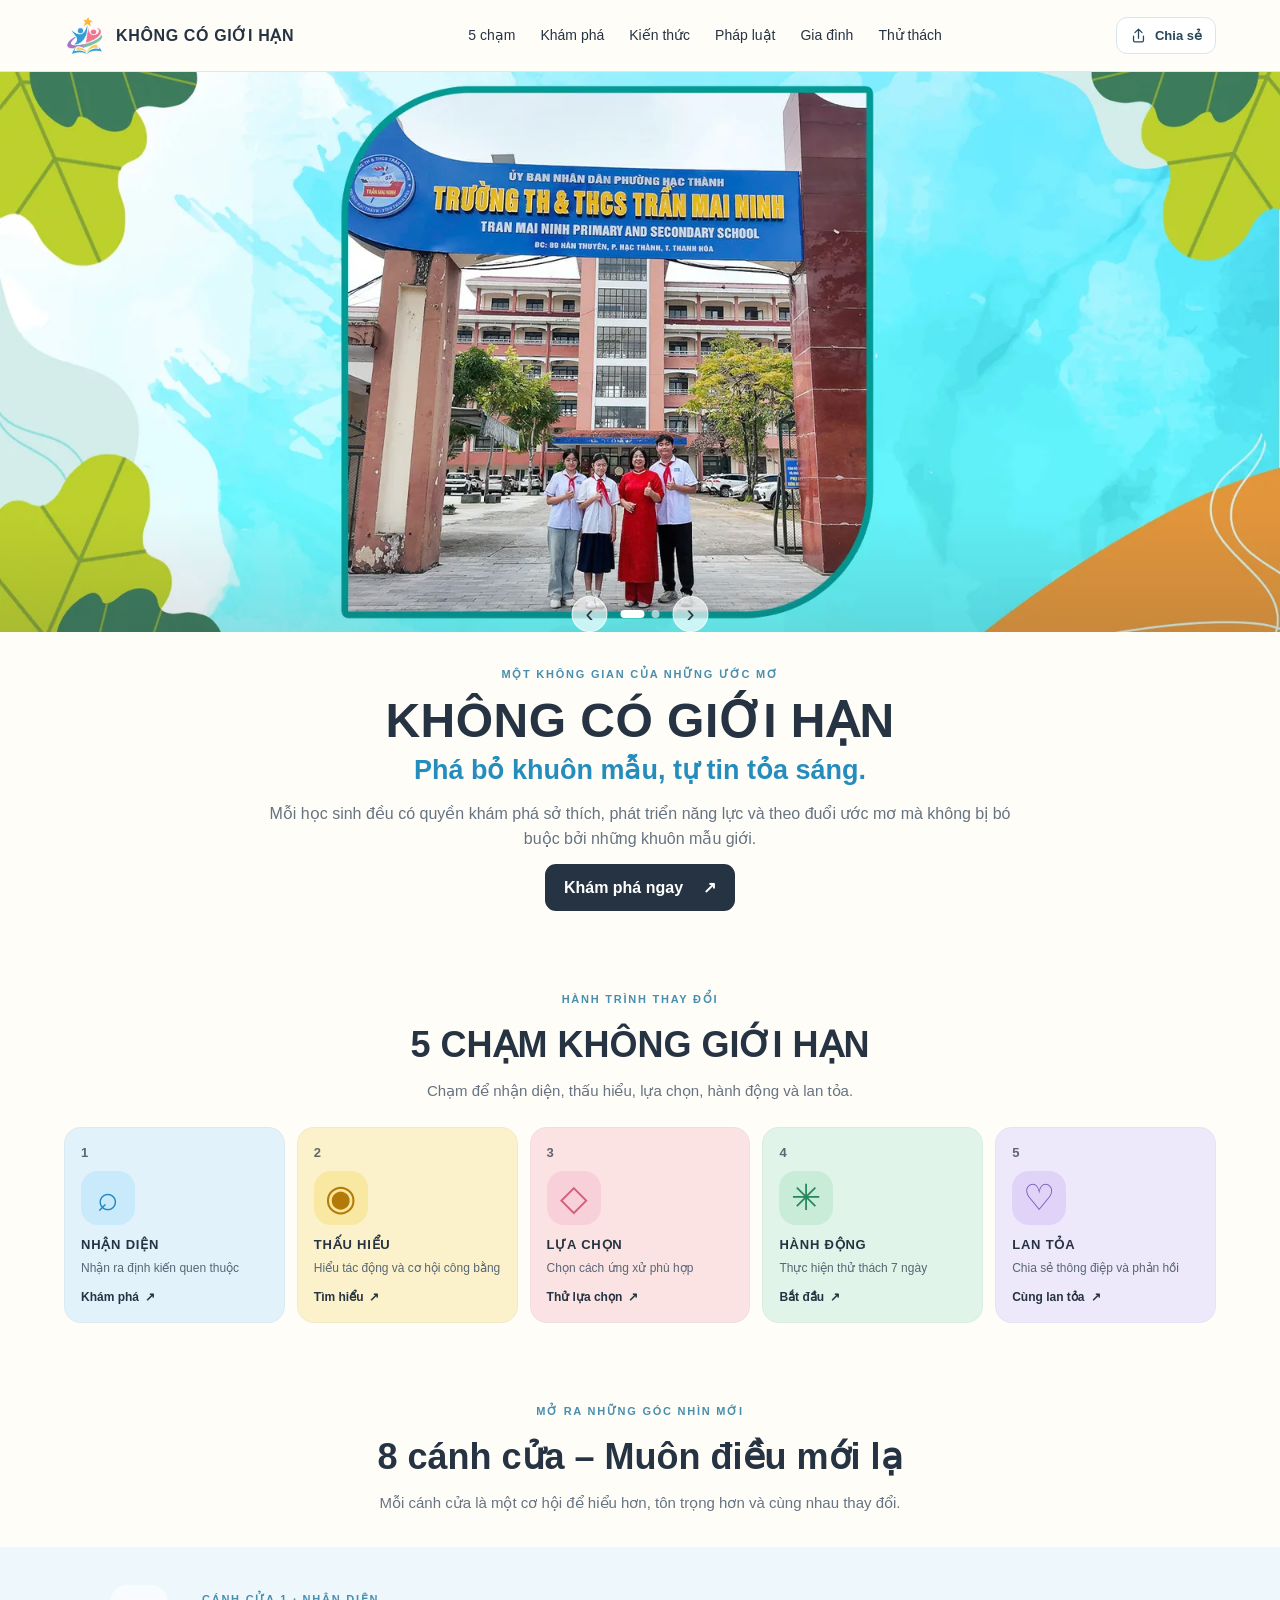
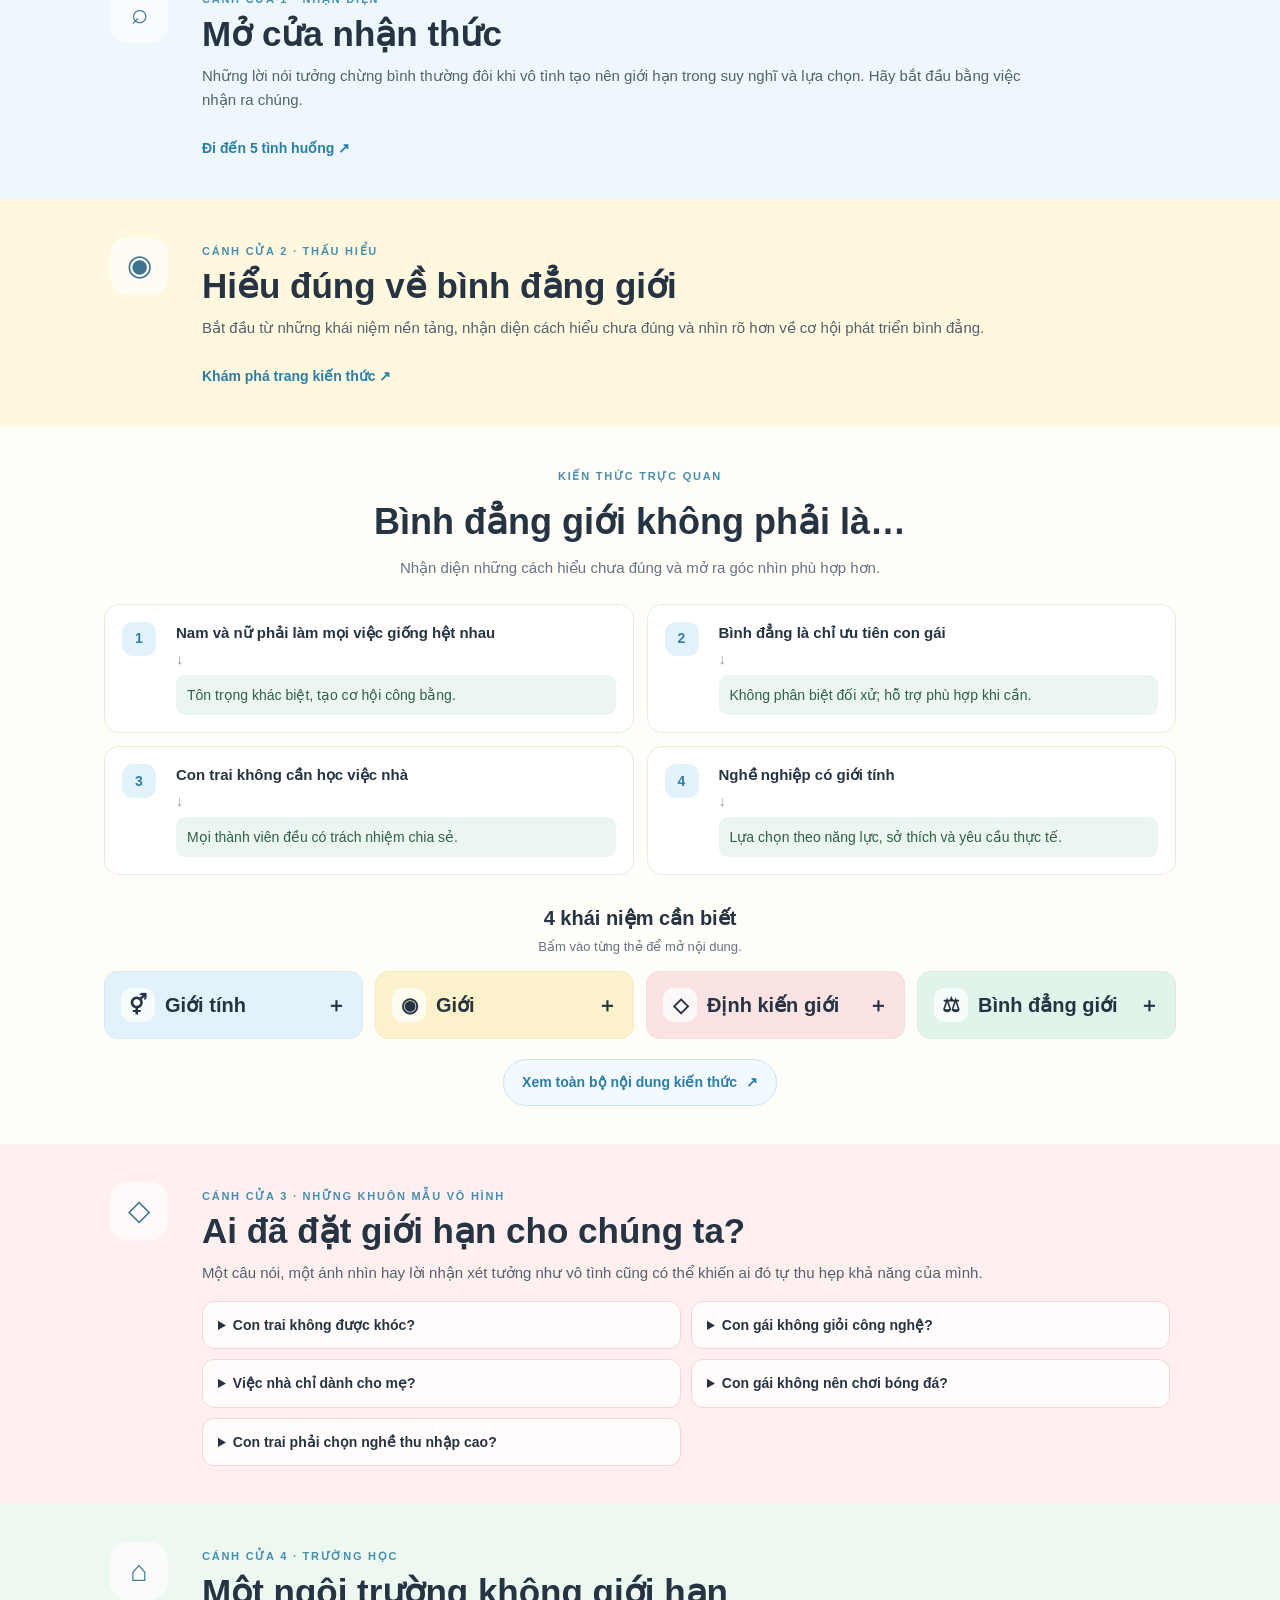
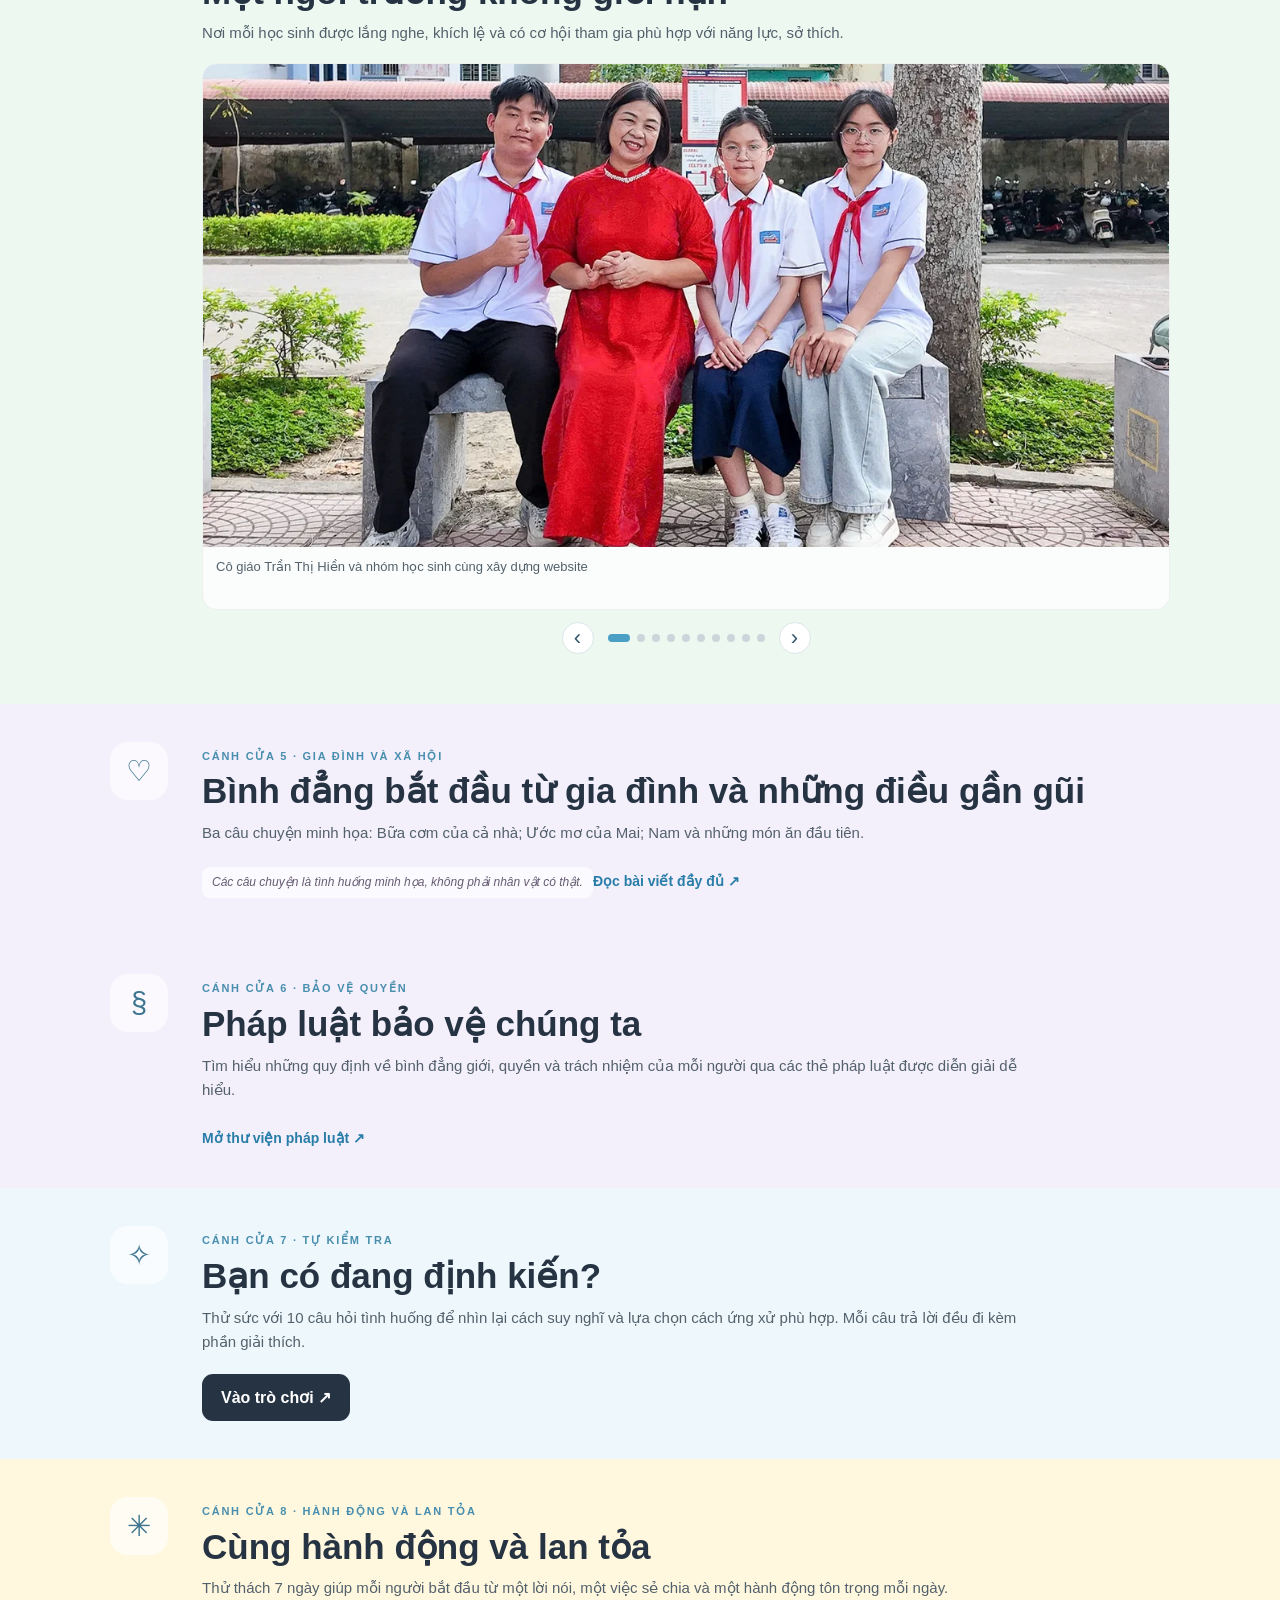
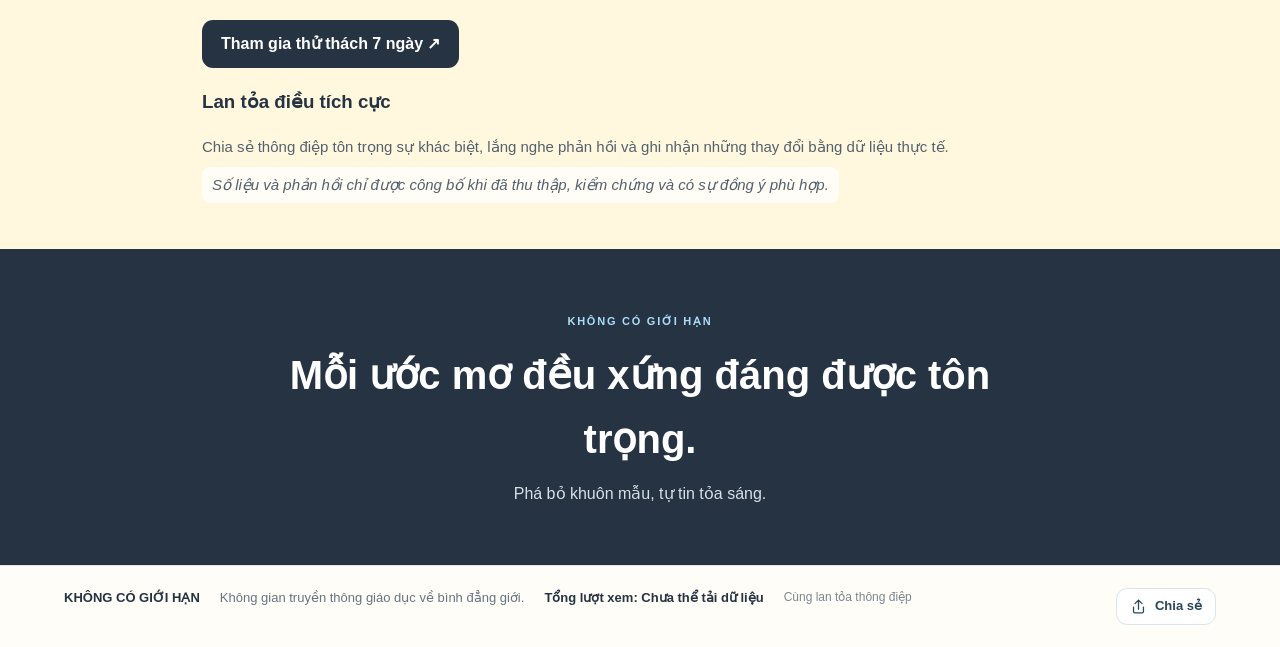
<file: index.html>
<!doctype html>
<!-- Clean single-document homepage build: 2026-11-18 -->
<html lang="vi">
<head>
<meta charset="utf-8"><meta name="viewport" content="width=device-width,initial-scale=1">
<meta name="theme-color" content="#fffdf7">

<title>KHÔNG CÓ GIỚI HẠN – Phá bỏ khuôn mẫu, tự tin tỏa sáng</title>
<link rel="stylesheet" href="assets/css/style.css?v=20261121-1">
<!-- SEO-SOCIAL:START -->
<meta name="description" content="Không gian truyền thông số về bình đẳng giới dành cho học sinh.">
<link rel="canonical" href="https://khongcogioihan.vn/">
<link rel="icon" href="https://khongcogioihan.vn/assets/images/logo.svg">
<meta property="og:locale" content="vi_VN">
<meta property="og:type" content="website">
<meta property="og:site_name" content="KHÔNG CÓ GIỚI HẠN">
<meta property="og:title" content="KHÔNG CÓ GIỚI HẠN – Phá bỏ khuôn mẫu, tự tin tỏa sáng">
<meta property="og:description" content="Không gian truyền thông số về bình đẳng giới dành cho học sinh.">
<meta property="og:url" content="https://khongcogioihan.vn/">
<meta property="og:image" content="https://khongcogioihan.vn/assets/images/og-khong-co-gioi-han.jpg">
<meta property="og:image:alt" content="Học sinh cùng khám phá, sáng tạo và phát triển bình đẳng trong học tập, thể thao và công nghệ">
<meta name="twitter:card" content="summary_large_image">
<meta name="twitter:title" content="KHÔNG CÓ GIỚI HẠN – Phá bỏ khuôn mẫu, tự tin tỏa sáng">
<meta name="twitter:description" content="Không gian truyền thông số về bình đẳng giới dành cho học sinh.">
<meta name="twitter:image" content="https://khongcogioihan.vn/assets/images/og-khong-co-gioi-han.jpg">
<!-- SEO-SOCIAL:END -->
<!-- Google tag (gtag.js) - Google Analytics 4 -->
<script async src="https://www.googletagmanager.com/gtag/js?id=G-R46VG1BT3G"></script>
<script>
  window.dataLayer = window.dataLayer || [];
  function gtag(){dataLayer.push(arguments);}
  gtag('js', new Date());
  gtag('config', 'G-R46VG1BT3G');
</script>
</head>
<body>
<header class="site-header">
  <a class="brand" href="#top"><img class="brand-logo" src="assets/images/logo.svg" alt="Logo KHÔNG CÓ GIỚI HẠN"><span>KHÔNG CÓ GIỚI HẠN</span></a>
  <button class="menu-toggle" aria-label="Mở menu" aria-expanded="false">☰</button>
  <nav class="main-nav" aria-label="Điều hướng chính">
    <a href="#hanh-trinh">5 chạm</a><a href="#kham-pha">Khám phá</a><a href="kien-thuc/">Kiến thức</a><a href="phap-luat/">Pháp luật</a><a href="thu-thach/">Thử thách</a>
  </nav>
</header>
<main id="top">
  <section class="hero">
    <div class="hero-slider" aria-label="Ảnh giới thiệu chiến dịch">
      <div class="hero-slide slide-one is-active"><img src="assets/images/hero-banner-1.webp" alt="Hoạt động của học sinh và giáo viên tại trường"></div>
      <div class="hero-slide slide-two"><img src="assets/images/hero-banner-2.webp" alt="Học sinh tham gia hoạt động tìm hiểu và trao đổi"></div>
      <div class="hero-shade"></div>
      <div class="slider-controls"><button class="slider-arrow prev" aria-label="Ảnh trước">‹</button><div class="slider-dots"><button class="active" aria-label="Ảnh 1"></button><button aria-label="Ảnh 2"></button></div><button class="slider-arrow next" aria-label="Ảnh tiếp theo">›</button></div>
    </div>
    <div class="hero-intro">
      <span class="eyebrow">MỘT KHÔNG GIAN CỦA NHỮNG ƯỚC MƠ</span>
      <h1>KHÔNG CÓ GIỚI HẠN</h1>
      <p class="hero-slogan">Phá bỏ khuôn mẫu, tự tin tỏa sáng.</p>
      <p class="hero-description">Mỗi học sinh đều có quyền khám phá sở thích, phát triển năng lực và theo đuổi ước mơ mà không bị bó buộc bởi những khuôn mẫu giới.</p>
      <a class="button" href="#hanh-trinh">Khám phá ngay <span>↗</span></a>
    </div>
  </section>

  <section class="section compact" id="hanh-trinh">
    <div class="section-heading"><span class="eyebrow">HÀNH TRÌNH THAY ĐỔI</span><h2>5 CHẠM KHÔNG GIỚI HẠN</h2><p>Chạm để nhận diện, thấu hiểu, lựa chọn, hành động và lan tỏa.</p></div>
    <div class="steps">
      <a class="step-card step-blue" href="#nhan-dien"><span class="step-no" >1</span><span class="step-icon icon-blue">⌕</span><strong>NHẬN DIỆN</strong><small>Nhận ra định kiến quen thuộc</small><span class="step-link">Khám phá <b>↗</b></span></a>
      <a class="step-card step-yellow" href="#hieu-dung"><span class="step-no" >2</span><span class="step-icon icon-yellow">◉</span><strong>THẤU HIỂU</strong><small>Hiểu tác động và cơ hội công bằng</small><span class="step-link">Tìm hiểu <b>↗</b></span></a>
      <a class="step-card step-pink" href="#khuon-mau"><span class="step-no" >3</span><span class="step-icon icon-pink">◇</span><strong>LỰA CHỌN</strong><small>Chọn cách ứng xử phù hợp</small><span class="step-link">Thử lựa chọn <b>↗</b></span></a>
      <a class="step-card step-mint" href="#hanh-dong"><span class="step-no" >4</span><span class="step-icon icon-mint">✳</span><strong>HÀNH ĐỘNG</strong><small>Thực hiện thử thách 7 ngày</small><span class="step-link">Bắt đầu <b>↗</b></span></a>
      <a class="step-card step-lavender" href="#hanh-dong"><span class="step-no" >5</span><span class="step-icon icon-lavender">♡</span><strong>LAN TỎA</strong><small>Chia sẻ thông điệp và phản hồi</small><span class="step-link">Cùng lan tỏa <b>↗</b></span></a>
    </div>
  </section>



  <section class="section compact" id="kham-pha">
    <div class="section-heading"><span class="eyebrow">MỞ RA NHỮNG GÓC NHÌN MỚI</span><h2>8 cánh cửa – Muôn điều mới lạ</h2><p>Mỗi cánh cửa là một cơ hội để hiểu hơn, tôn trọng hơn và cùng nhau thay đổi.</p></div>

  </section>
  <section class="feature feature-blue" id="nhan-dien"><div class="feature-inner"><span class="feature-icon">⌕</span><div><span class="eyebrow">CÁNH CỬA 1 · NHẬN DIỆN</span><h2>Mở cửa nhận thức</h2><p>Những lời nói tưởng chừng bình thường đôi khi vô tình tạo nên giới hạn trong suy nghĩ và lựa chọn. Hãy bắt đầu bằng việc nhận ra chúng.</p><a class="text-link" href="#khuon-mau">Đi đến 5 tình huống <span>↗</span></a></div></div></section>
<section class="feature feature-yellow" id="hieu-dung"><div class="feature-inner"><span class="feature-icon">◉</span><div><span class="eyebrow">CÁNH CỬA 2 · THẤU HIỂU</span><h2>Hiểu đúng về bình đẳng giới</h2><p>Bắt đầu từ những khái niệm nền tảng, nhận diện cách hiểu chưa đúng và nhìn rõ hơn về cơ hội phát triển bình đẳng.</p><a class="text-link" href="kien-thuc/">Khám phá trang kiến thức <span>↗</span></a></div></div></section>
  <section class="section compact infographic-section" id="infographic">
    <div class="section-heading"><span class="eyebrow">KIẾN THỨC TRỰC QUAN</span><h2>Bình đẳng giới không phải là…</h2><p>Nhận diện những cách hiểu chưa đúng và mở ra góc nhìn phù hợp hơn.</p></div>
    <div class="compare-grid">
      <article class="compare-card"><span class="compare-mark" >1</span><div><h3>Nam và nữ phải làm mọi việc giống hệt nhau</h3><p class="compare-arrow">↓</p><p class="right-view">Tôn trọng khác biệt, tạo cơ hội công bằng.</p></div></article>
      <article class="compare-card"><span class="compare-mark" >2</span><div><h3>Bình đẳng là chỉ ưu tiên con gái</h3><p class="compare-arrow">↓</p><p class="right-view">Không phân biệt đối xử; hỗ trợ phù hợp khi cần.</p></div></article>
      <article class="compare-card"><span class="compare-mark" >3</span><div><h3>Con trai không cần học việc nhà</h3><p class="compare-arrow">↓</p><p class="right-view">Mọi thành viên đều có trách nhiệm chia sẻ.</p></div></article>
      <article class="compare-card"><span class="compare-mark" >4</span><div><h3>Nghề nghiệp có giới tính</h3><p class="compare-arrow">↓</p><p class="right-view">Lựa chọn theo năng lực, sở thích và yêu cầu thực tế.</p></div></article>
    </div>
    <div class="concept-heading"><h3>4 khái niệm cần biết</h3><p>Bấm vào từng thẻ để mở nội dung.</p></div>
    <div class="concept-grid">
      <details class="concept-card concept-blue"><summary><span class="concept-title"><span class="concept-icon">⚥</span>Giới tính</span><span class="concept-plus">＋</span></summary><p>Những đặc điểm sinh học của nam và nữ; khác với vai trò, kỳ vọng xã hội.</p></details>
      <details class="concept-card concept-yellow"><summary><span class="concept-title"><span class="concept-icon">◉</span>Giới</span><span class="concept-plus">＋</span></summary><p>Những đặc điểm, vị trí và vai trò của nam và nữ trong các mối quan hệ xã hội.</p></details>
      <details class="concept-card concept-pink"><summary><span class="concept-title"><span class="concept-icon">◇</span>Định kiến giới</span><span class="concept-plus">＋</span></summary><p>Cách nhìn nhận, đánh giá thiên lệch, tiêu cực về đặc điểm, vai trò, năng lực của nam hoặc nữ.</p></details>
      <details class="concept-card concept-mint"><summary><span class="concept-title"><span class="concept-icon">⚖</span>Bình đẳng giới</span><span class="concept-plus">＋</span></summary><p>Nam và nữ có vị trí, vai trò ngang nhau, có điều kiện và cơ hội phát huy năng lực, đóng góp và thụ hưởng thành quả phát triển.</p></details>
    </div>
    <div class="concept-action"><a class="text-link" href="kien-thuc/">Xem toàn bộ nội dung kiến thức <span>↗</span></a></div>
  </section>


  <section class="feature feature-pink" id="khuon-mau"><div class="feature-inner"><span class="feature-icon">◇</span><div><span class="eyebrow">CÁNH CỬA 3 · NHỮNG KHUÔN MẪU VÔ HÌNH</span><h2>Ai đã đặt giới hạn cho chúng ta?</h2><p>Một câu nói, một ánh nhìn hay lời nhận xét tưởng như vô tình cũng có thể khiến ai đó tự thu hẹp khả năng của mình.</p><div class="situation-grid">
    <details class="situation"><summary>Con trai không được khóc?</summary><p><b>Bối cảnh:</b> Minh bị chấn thương khi đá bóng và bật khóc. Một số bạn trêu: “Con trai mà khóc nhè!”.</p><p><b>Giải mã:</b> Cảm xúc không phải sự yếu kém.</p><p><b>Hành động:</b> Không trêu chọc; hỏi thăm và hỗ trợ bạn.</p></details>
    <details class="situation"><summary>Con gái không giỏi công nghệ?</summary><p><b>Bối cảnh:</b> Lan muốn tham gia thi robot nhưng nghe: “Con gái học công nghệ khó lắm!”.</p><p><b>Giải mã:</b> Năng lực công nghệ không do giới tính quyết định.</p><p><b>Hành động:</b> Khuyến khích thử sức, đánh giá theo nỗ lực và kỹ năng.</p></details>
    <details class="situation"><summary>Việc nhà chỉ dành cho mẹ?</summary><p><b>Bối cảnh:</b> Sau bữa tối, bố và con trai xem tivi, mẹ và con gái dọn dẹp.</p><p><b>Giải mã:</b> Việc nhà là trách nhiệm chung.</p><p><b>Hành động:</b> Chia sẻ công việc theo tuổi và khả năng.</p></details>
    <details class="situation"><summary>Con gái không nên chơi bóng đá?</summary><p><b>Bối cảnh:</b> Hà đăng ký đội bóng nhưng bị phản đối vì là con gái.</p><p><b>Giải mã:</b> Sở thích thể thao không nên bị hạn chế bởi định kiến.</p><p><b>Hành động:</b> Tạo điều kiện tham gia theo tiêu chí phù hợp.</p></details>
    <details class="situation"><summary>Con trai phải chọn nghề thu nhập cao?</summary><p><b>Bối cảnh:</b> Một bạn nam thích nghề giáo viên mầm non nhưng bị chê.</p><p><b>Giải mã:</b> Nghề nghiệp cần cân nhắc năng lực, sở thích và điều kiện.</p><p><b>Hành động:</b> Tôn trọng lựa chọn nghề nghiệp.</p></details>
  </div></div></div></section>
  <section class="feature feature-mint" id="truong-hoc"><div class="feature-inner"><span class="feature-icon">⌂</span><div><span class="eyebrow">CÁNH CỬA 4 · TRƯỜNG HỌC</span><h2>Một ngôi trường không giới hạn</h2><p>Nơi mỗi học sinh được lắng nghe, khích lệ và có cơ hội tham gia phù hợp với năng lực, sở thích.</p><div class="activity-gallery"><figure><img src="assets/images/hoat-dong-1.webp" alt="Học sinh cùng giáo viên trao đổi trong hoạt động tại trường"><figcaption>Cùng học hỏi, trao đổi và khám phá khả năng của bản thân</figcaption></figure><figure><img src="assets/images/hoat-dong-2.webp" alt="Học sinh tham gia hoạt động học tập tại thư viện"><figcaption>Chủ động tham gia, tự tin thể hiện ý tưởng</figcaption></figure></div></div></div></section>
  <section class="feature feature-lavender" id="gia-dinh"><div class="feature-inner"><span class="feature-icon">♡</span><div><span class="eyebrow">CÁNH CỬA 5 · GIA ĐÌNH VÀ XÃ HỘI</span><h2>Bình đẳng bắt đầu từ gia đình và những điều gần gũi</h2><p>Ba câu chuyện minh họa: Bữa cơm của cả nhà; Ước mơ của Mai; Nam và những món ăn đầu tiên.</p><span class="illustrative-note">Các câu chuyện là tình huống minh họa, không phải nhân vật có thật.</span><a class="text-link" href="gia-dinh/">Đọc bài viết đầy đủ <span>↗</span></a></div></div></section>
<section class="feature feature-lavender" id="phap-luat"><div class="feature-inner"><span class="feature-icon">§</span><div><span class="eyebrow">CÁNH CỬA 6 · BẢO VỆ QUYỀN</span><h2>Pháp luật bảo vệ chúng ta</h2><p>Tìm hiểu những quy định về bình đẳng giới, quyền và trách nhiệm của mỗi người qua các thẻ pháp luật được diễn giải dễ hiểu.</p><a class="text-link" href="phap-luat/">Mở thư viện pháp luật <span>↗</span></a></div></div></section>
<section class="feature feature-blue" id="thu-thach"><div class="feature-inner"><span class="feature-icon">✧</span><div><span class="eyebrow">CÁNH CỬA 7 · TỰ KIỂM TRA</span><h2>Bạn có đang định kiến?</h2><p>Thử sức với 10 câu hỏi tình huống để nhìn lại cách suy nghĩ và lựa chọn cách ứng xử phù hợp. Mỗi câu trả lời đều đi kèm phần giải thích.</p><a class="button" href="thu-thach/">Vào trò chơi <span>↗</span></a></div></div></section>
<section class="feature feature-yellow" id="hanh-dong"><div class="feature-inner"><span class="feature-icon">✳</span><div><span class="eyebrow">CÁNH CỬA 8 · HÀNH ĐỘNG VÀ LAN TỎA</span><h2>Cùng hành động và lan tỏa</h2><p>Thử thách 7 ngày giúp mỗi người bắt đầu từ một lời nói, một việc sẻ chia và một hành động tôn trọng mỗi ngày.</p><a class="button" href="thu-thach-7-ngay/">Tham gia thử thách 7 ngày ↗</a><div class="share-copy"><h3>Lan tỏa điều tích cực</h3><p>Chia sẻ thông điệp tôn trọng sự khác biệt, lắng nghe phản hồi và ghi nhận những thay đổi bằng dữ liệu thực tế.</p><p class="illustrative-note">Số liệu và phản hồi chỉ được công bố khi đã thu thập, kiểm chứng và có sự đồng ý phù hợp.</p></div></div></div></section>
  <section class="closing"><span class="eyebrow">KHÔNG CÓ GIỚI HẠN</span><h2>Mỗi ước mơ đều xứng đáng được tôn trọng.</h2><p>Phá bỏ khuôn mẫu, tự tin tỏa sáng.</p></section>
</main>
<footer><strong>KHÔNG CÓ GIỚI HẠN</strong><span>Không gian truyền thông giáo dục về bình đẳng giới.</span><span id="public-page-views" class="public-page-views" aria-live="polite">Tổng lượt xem: Đang cập nhật</span></footer>
<script src="assets/js/site.js?v=20261118-3"></script><script src="assets/js/main.js?v=20261118-2"></script><script src="assets/js/gallery.js"></script>
<script src="assets/js/share.js"></script></body></html>
</file>
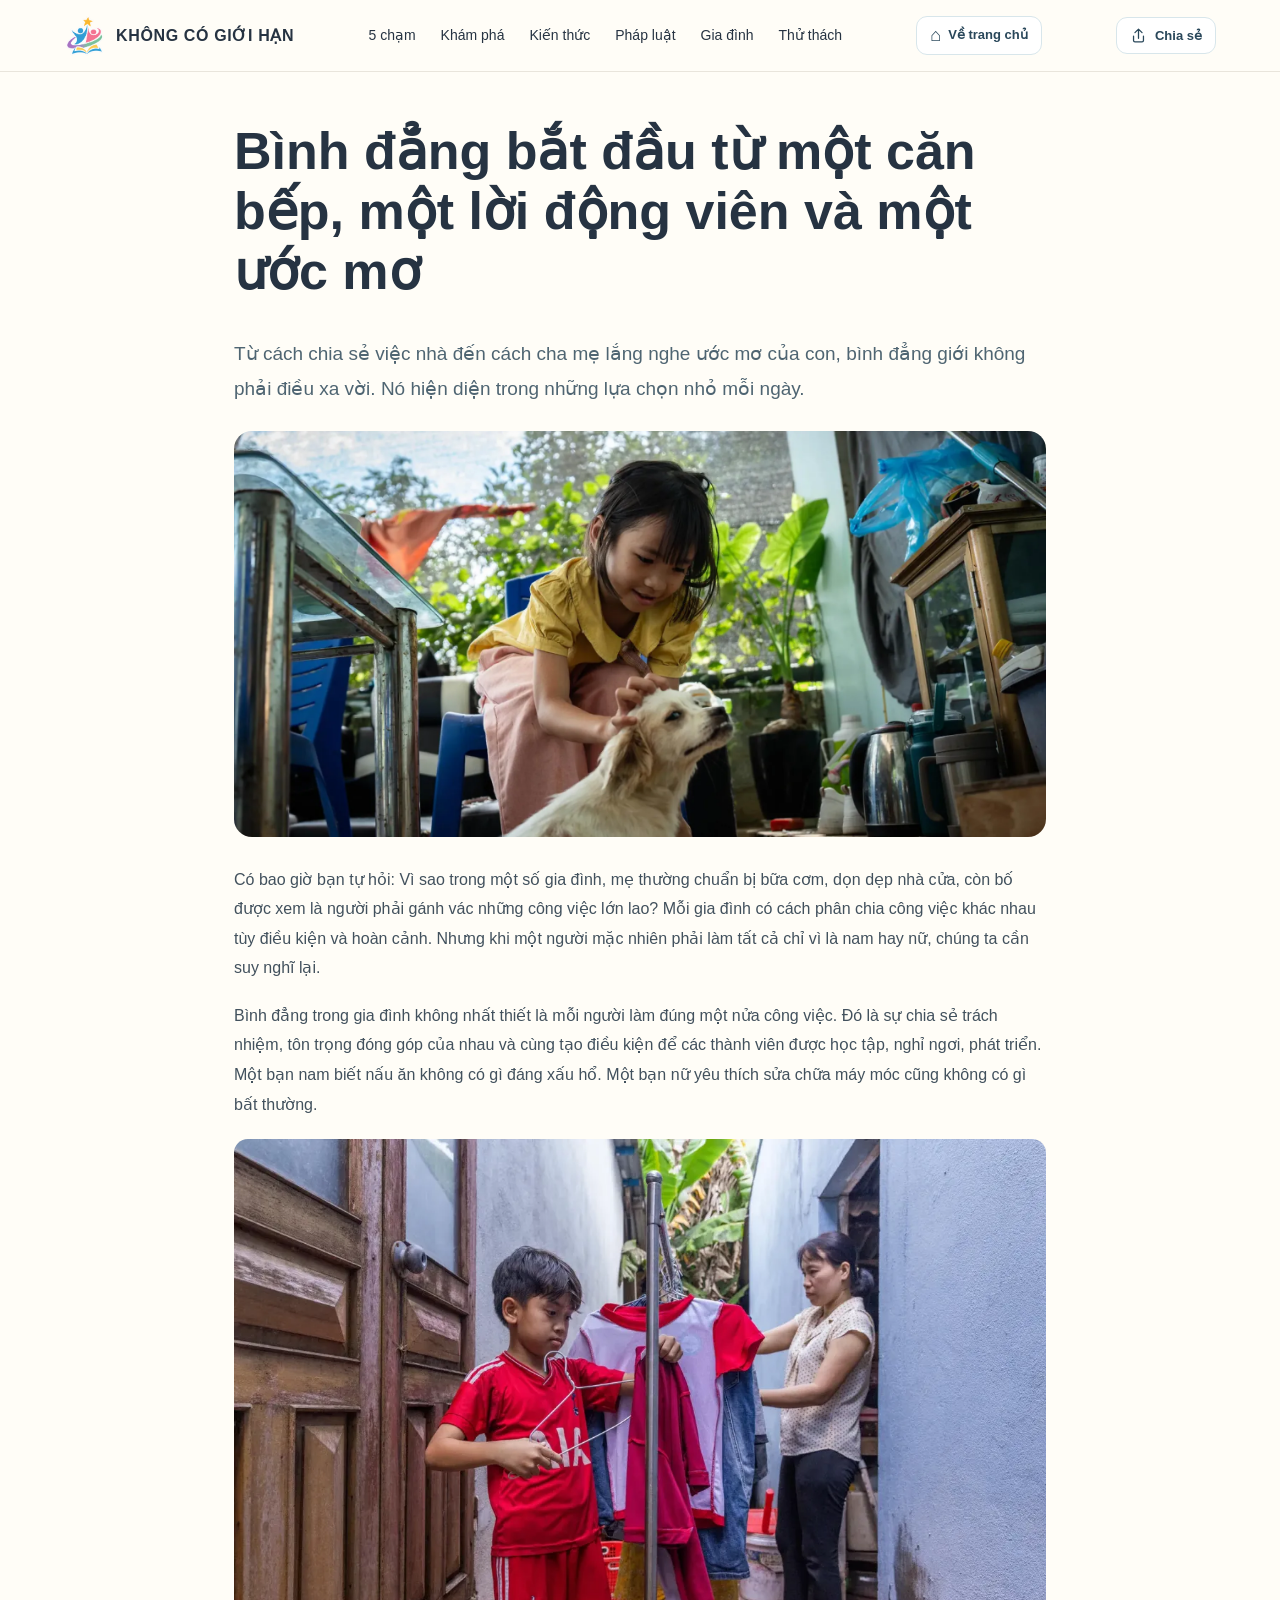
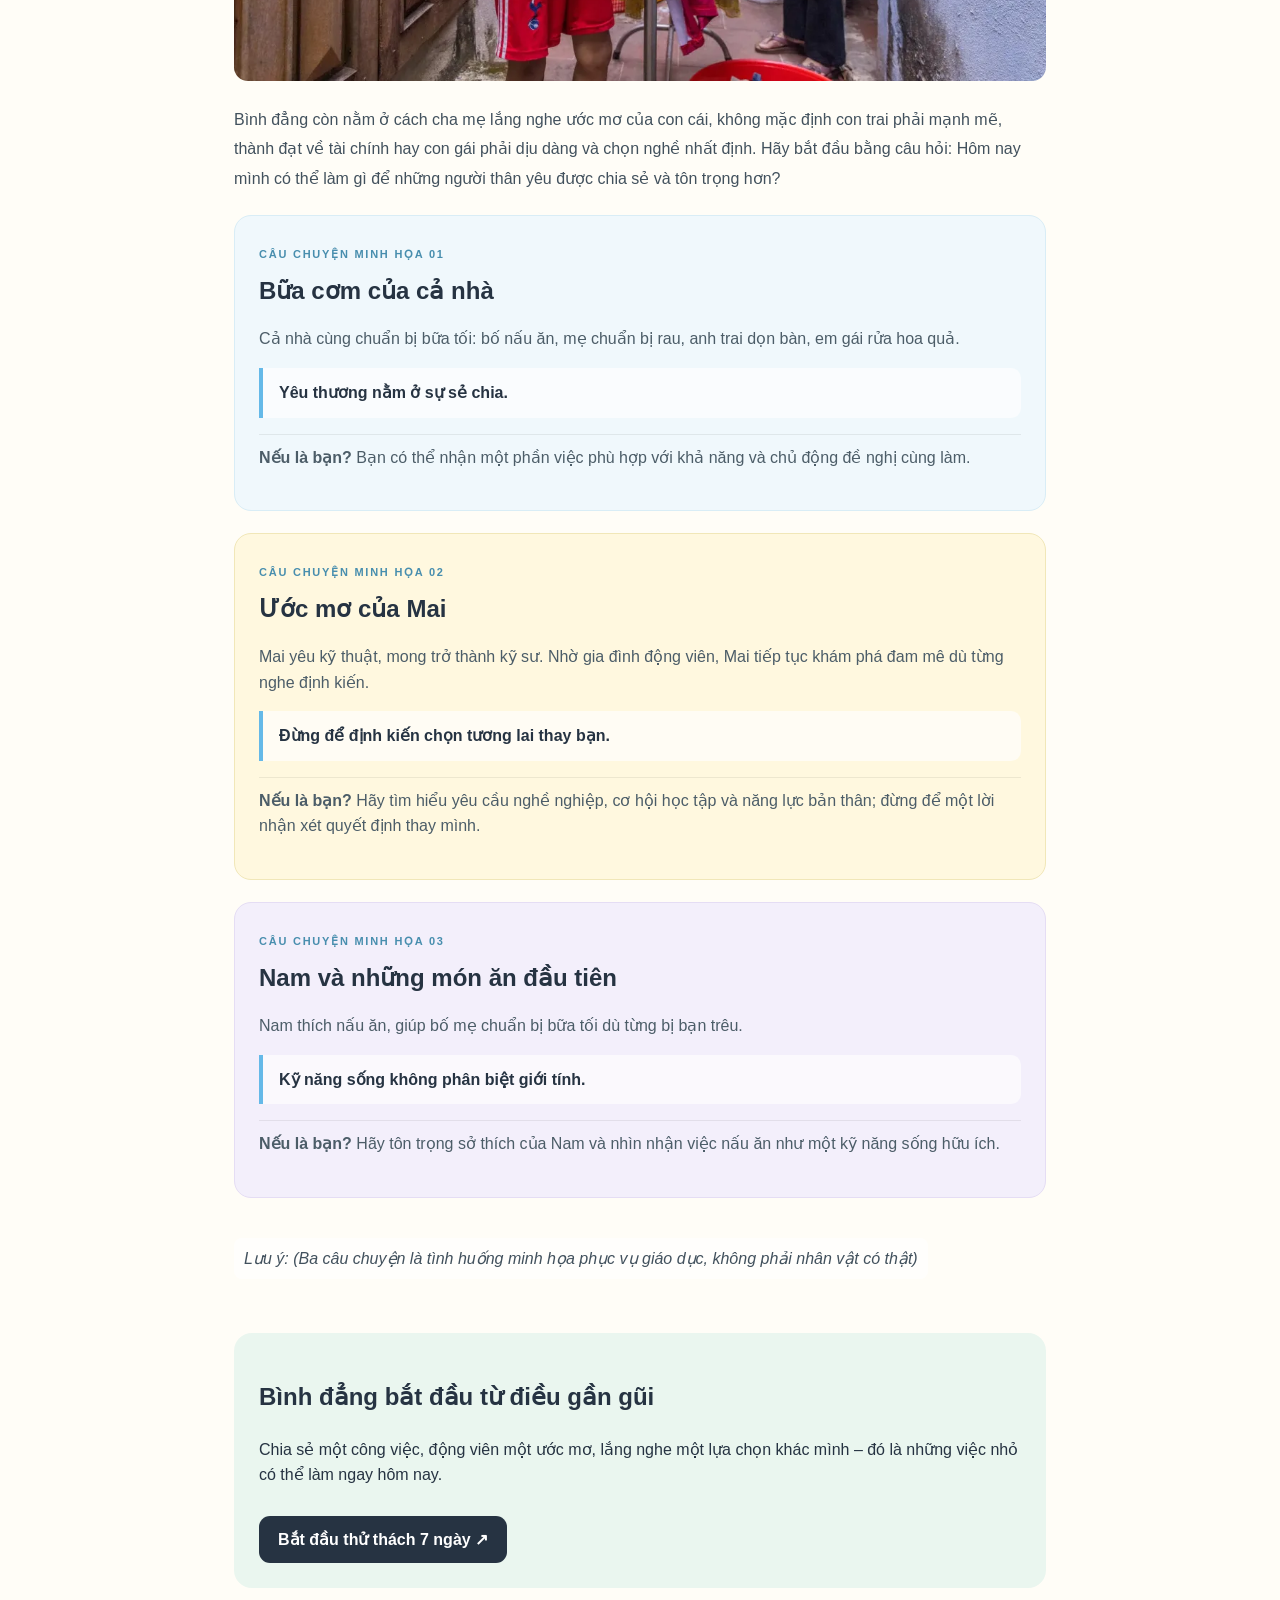
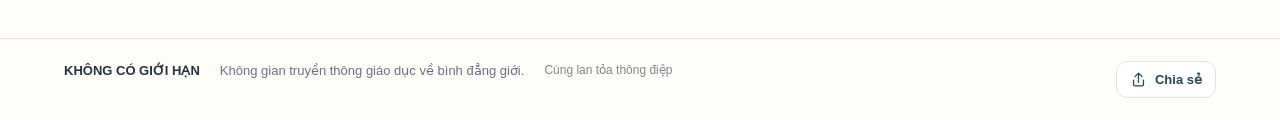
<file: gia-dinh/index.html>
<!doctype html>
<html lang="vi"><head><meta charset="utf-8"><meta name="viewport" content="width=device-width,initial-scale=1"><title>Bình đẳng từ gia đình đến xã hội | KHÔNG CÓ GIỚI HẠN</title><link rel="stylesheet" href="../assets/css/style.css">
<!-- SEO-SOCIAL:START -->
<meta name="description" content="Từ cách chia sẻ việc nhà đến cách cha mẹ lắng nghe ước mơ của con, bình đẳng giới không phải điều xa vời. Nó hiện diện trong những lựa chọn nhỏ mỗi ngày.">
<link rel="canonical" href="https://khongcogioihan.vn/gia-dinh/">
<link rel="icon" href="https://khongcogioihan.vn/assets/images/logo.svg">
<meta property="og:locale" content="vi_VN">
<meta property="og:type" content="website">
<meta property="og:site_name" content="KHÔNG CÓ GIỚI HẠN">
<meta property="og:title" content="Bình đẳng từ gia đình đến xã hội | KHÔNG CÓ GIỚI HẠN">
<meta property="og:description" content="Từ cách chia sẻ việc nhà đến cách cha mẹ lắng nghe ước mơ của con, bình đẳng giới không phải điều xa vời. Nó hiện diện trong những lựa chọn nhỏ mỗi ngày.">
<meta property="og:url" content="https://khongcogioihan.vn/gia-dinh/">
<meta property="og:image" content="https://khongcogioihan.vn/assets/images/og-khong-co-gioi-han.jpg">
<meta property="og:image:alt" content="Học sinh cùng khám phá, sáng tạo và phát triển bình đẳng trong học tập, thể thao và công nghệ">
<meta name="twitter:card" content="summary_large_image">
<meta name="twitter:title" content="Bình đẳng từ gia đình đến xã hội | KHÔNG CÓ GIỚI HẠN">
<meta name="twitter:description" content="Từ cách chia sẻ việc nhà đến cách cha mẹ lắng nghe ước mơ của con, bình đẳng giới không phải điều xa vời. Nó hiện diện trong những lựa chọn nhỏ mỗi ngày.">
<meta name="twitter:image" content="https://khongcogioihan.vn/assets/images/og-khong-co-gioi-han.jpg">
<!-- SEO-SOCIAL:END -->
<!-- Google tag (gtag.js) - Google Analytics 4 -->
<script async src="https://www.googletagmanager.com/gtag/js?id=G-R46VG1BT3G"></script>
<script>
  window.dataLayer = window.dataLayer || [];
  function gtag(){dataLayer.push(arguments);}
  gtag('js', new Date());
  gtag('config', 'G-R46VG1BT3G');
</script>
</head><body>
<header class="site-header"><a class="brand" href="../"><img class="brand-logo" src="../assets/images/logo.svg" alt=""><span>KHÔNG CÓ GIỚI HẠN</span></a><button class="menu-toggle" type="button" aria-label="Mở menu" aria-expanded="false">☰</button><nav class="main-nav"><a href="../">Trang chủ</a><a href="../kien-thuc/">Kiến thức</a><a href="../phap-luat/">Pháp luật</a><a href="../thu-thach/">Thử thách</a></nav><a class="home-button" href="../" aria-label="Về trang chủ"><span aria-hidden="true">⌂</span> Về trang chủ</a></header>
<main class="subpage article-page"><span class="eyebrow" hidden></span><h1>Bình đẳng bắt đầu từ một căn bếp, một lời động viên và một ước mơ</h1><p class="article-lead">Từ cách chia sẻ việc nhà đến cách cha mẹ lắng nghe ước mơ của con, bình đẳng giới không phải điều xa vời. Nó hiện diện trong những lựa chọn nhỏ mỗi ngày.</p>
<div class="article-hero"><img src="../assets/images/hoat-dong-1.webp" alt="Các thành viên cùng tham gia hoạt động tập thể"></div>
<p>Có bao giờ bạn tự hỏi: Vì sao trong một số gia đình, mẹ thường chuẩn bị bữa cơm, dọn dẹp nhà cửa, còn bố được xem là người phải gánh vác những công việc lớn lao? Mỗi gia đình có cách phân chia công việc khác nhau tùy điều kiện và hoàn cảnh. Nhưng khi một người mặc nhiên phải làm tất cả chỉ vì là nam hay nữ, chúng ta cần suy nghĩ lại.</p>
<p>Bình đẳng trong gia đình không nhất thiết là mỗi người làm đúng một nửa công việc. Đó là sự chia sẻ trách nhiệm, tôn trọng đóng góp của nhau và cùng tạo điều kiện để các thành viên được học tập, nghỉ ngơi, phát triển. Một bạn nam biết nấu ăn không có gì đáng xấu hổ. Một bạn nữ yêu thích sửa chữa máy móc cũng không có gì bất thường.</p>
<p>Bình đẳng còn nằm ở cách cha mẹ lắng nghe ước mơ của con cái, không mặc định con trai phải mạnh mẽ, thành đạt về tài chính hay con gái phải dịu dàng và chọn nghề nhất định. Hãy bắt đầu bằng câu hỏi: “Hôm nay mình có thể làm gì để những người thân yêu được chia sẻ và tôn trọng hơn?”</p>
<section class="story-card"><span class="eyebrow">CÂU CHUYỆN MINH HỌA 01</span><h2>Bữa cơm của cả nhà</h2><p>Cả nhà cùng chuẩn bị bữa tối: bố nấu ăn, mẹ chuẩn bị rau, anh trai dọn bàn, em gái rửa hoa quả.</p><blockquote>Yêu thương nằm ở sự sẻ chia.</blockquote><p class="story-question"><b>Nếu là bạn?</b> Bạn có thể nhận một phần việc phù hợp với khả năng của mình và chủ động đề nghị cùng làm.</p></section>
<section class="story-card"><span class="eyebrow">CÂU CHUYỆN MINH HỌA 02</span><h2>Ước mơ của Mai</h2><p>Mai yêu kỹ thuật, mong trở thành kỹ sư. Nhờ gia đình động viên, Mai tiếp tục khám phá đam mê dù từng nghe định kiến.</p><blockquote>Đừng để định kiến chọn tương lai thay bạn.</blockquote><p class="story-question"><b>Nếu là bạn?</b> Hãy tìm hiểu yêu cầu nghề nghiệp, cơ hội học tập và năng lực bản thân; đừng để một lời nhận xét quyết định thay mình.</p></section>
<section class="story-card"><span class="eyebrow">CÂU CHUYỆN MINH HỌA 03</span><h2>Nam và những món ăn đầu tiên</h2><p>Nam thích nấu ăn, giúp bố mẹ chuẩn bị bữa tối dù từng bị bạn trêu.</p><blockquote>Kỹ năng sống không phân biệt giới tính.</blockquote><p class="story-question"><b>Nếu là bạn?</b> Hãy tôn trọng sở thích của Nam và nhìn nhận việc nấu ăn như một kỹ năng sống hữu ích.</p></section>
<p class="illustrative-note">Lưu ý: Ba câu chuyện trên là tình huống minh họa phục vụ giáo dục, không phải nhân vật có thật hay lời kể từ người được phỏng vấn.</p>
<section class="article-end"><h2>Bình đẳng bắt đầu từ điều gần gũi</h2><p>Chia sẻ một công việc, động viên một ước mơ, lắng nghe một lựa chọn khác mình – đó là những việc nhỏ có thể làm ngay hôm nay.</p><a class="button" href="../thu-thach-7-ngay/">Bắt đầu thử thách 7 ngày ↗</a></section></main>
<footer><strong>KHÔNG CÓ GIỚI HẠN</strong><span>Phá bỏ khuôn mẫu, tự tin tỏa sáng.</span></footer><script src="../assets/js/site.js?v=20261118-3"></script><script src="../assets/js/main.js?v=20261118-2"></script><script src="../assets/js/page-content.js?v=20261118-2"></script><script src="../assets/js/share.js"></script><script src="../assets/js/family.js?v=20261118-4"></script></body></html>
</file>
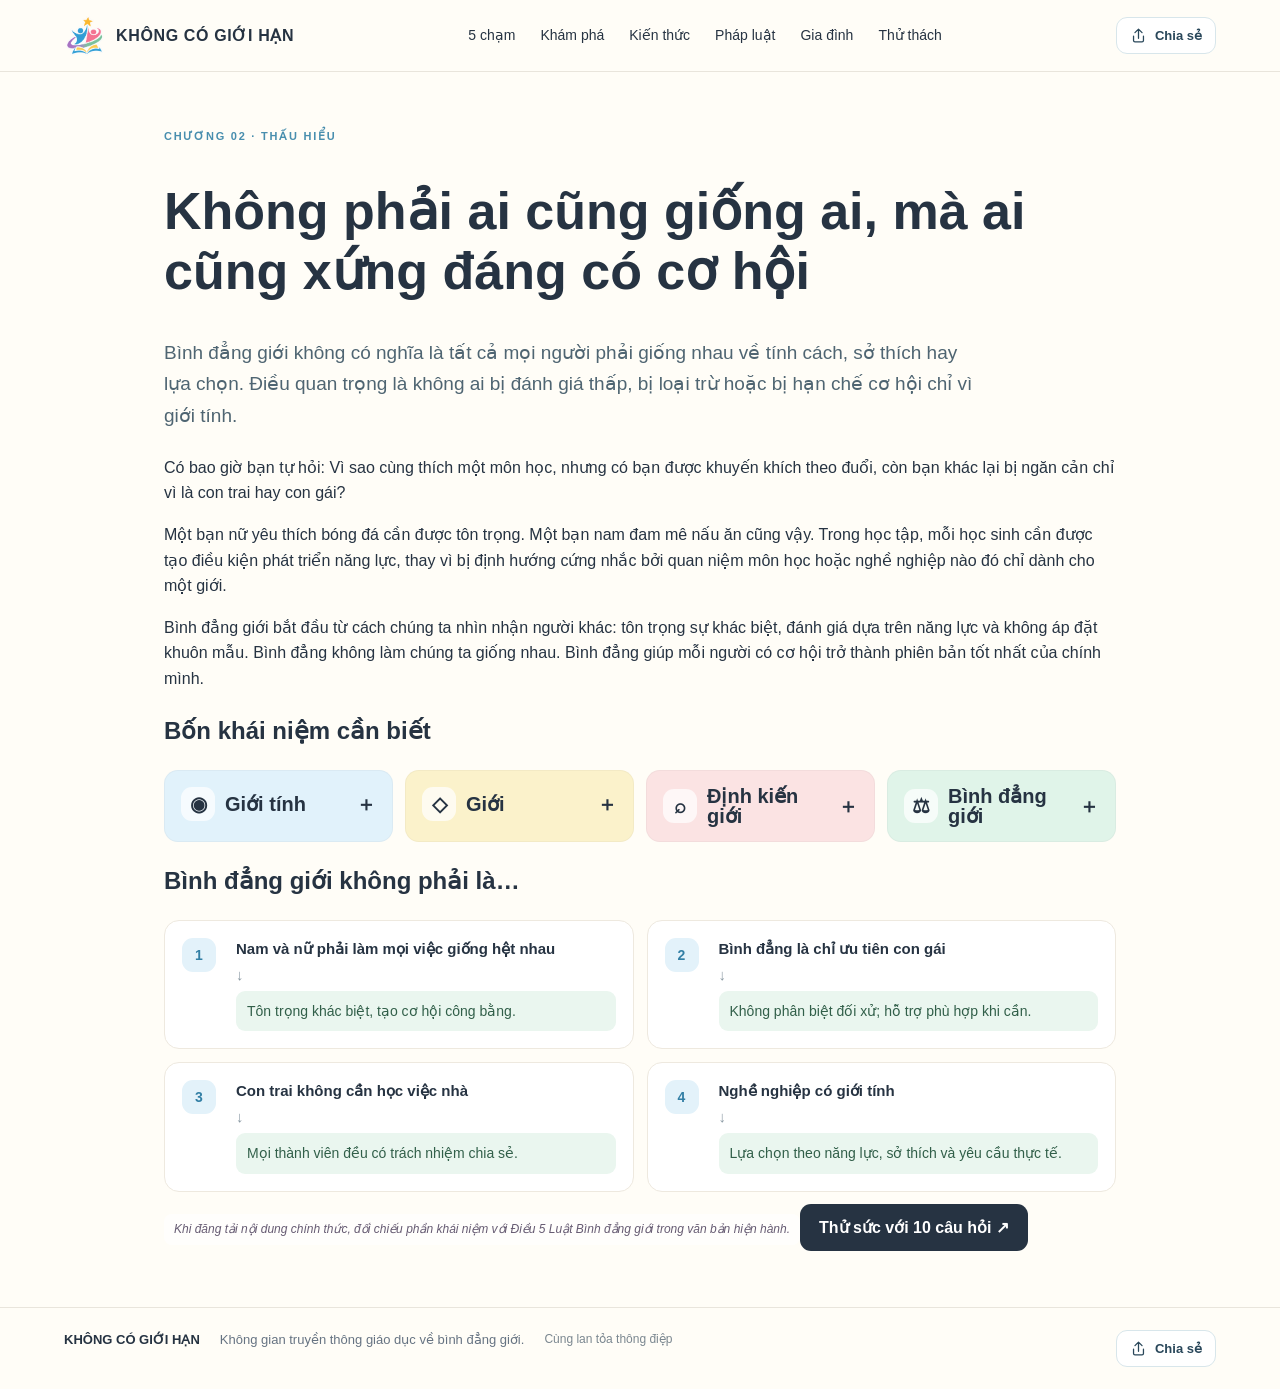
<file: kien-thuc/index.html>
<!doctype html><html lang="vi"><head><meta charset="utf-8"><meta name="viewport" content="width=device-width,initial-scale=1"><title>Hiểu đúng về bình đẳng giới | KHÔNG CÓ GIỚI HẠN</title><link rel="stylesheet" href="../assets/css/style.css">
<!-- SEO-SOCIAL:START -->
<meta name="description" content="Bình đẳng giới không có nghĩa là tất cả mọi người phải giống nhau về tính cách, sở thích hay lựa chọn. Điều quan trọng là không ai bị đánh giá thấp, bị loại trừ hoặc bị hạn chế cơ hội chỉ vì giới tính.">
<link rel="canonical" href="https://khongcogioihan.vn/kien-thuc/">
<link rel="icon" href="https://khongcogioihan.vn/assets/images/logo.svg">
<meta property="og:locale" content="vi_VN">
<meta property="og:type" content="website">
<meta property="og:site_name" content="KHÔNG CÓ GIỚI HẠN">
<meta property="og:title" content="Hiểu đúng về bình đẳng giới | KHÔNG CÓ GIỚI HẠN">
<meta property="og:description" content="Bình đẳng giới không có nghĩa là tất cả mọi người phải giống nhau về tính cách, sở thích hay lựa chọn. Điều quan trọng là không ai bị đánh giá thấp, bị loại trừ hoặc bị hạn chế cơ hội chỉ vì giới tính.">
<meta property="og:url" content="https://khongcogioihan.vn/kien-thuc/">
<meta property="og:image" content="https://khongcogioihan.vn/assets/images/og-khong-co-gioi-han.jpg">
<meta property="og:image:alt" content="Học sinh cùng khám phá, sáng tạo và phát triển bình đẳng trong học tập, thể thao và công nghệ">
<meta name="twitter:card" content="summary_large_image">
<meta name="twitter:title" content="Hiểu đúng về bình đẳng giới | KHÔNG CÓ GIỚI HẠN">
<meta name="twitter:description" content="Bình đẳng giới không có nghĩa là tất cả mọi người phải giống nhau về tính cách, sở thích hay lựa chọn. Điều quan trọng là không ai bị đánh giá thấp, bị loại trừ hoặc bị hạn chế cơ hội chỉ vì giới tính.">
<meta name="twitter:image" content="https://khongcogioihan.vn/assets/images/og-khong-co-gioi-han.jpg">
<!-- SEO-SOCIAL:END -->
<!-- Google tag (gtag.js) - Google Analytics 4 -->
<script async src="https://www.googletagmanager.com/gtag/js?id=G-R46VG1BT3G"></script>
<script>
  window.dataLayer = window.dataLayer || [];
  function gtag(){dataLayer.push(arguments);}
  gtag('js', new Date());
  gtag('config', 'G-R46VG1BT3G');
</script>
</head><body><header class="site-header"><a class="brand" href="../"><img class="brand-logo" src="../assets/images/logo.svg" alt=""><span>KHÔNG CÓ GIỚI HẠN</span></a><button class="menu-toggle" type="button" aria-label="Mở menu" aria-expanded="false">☰</button><nav class="main-nav"><a href="../">Trang chủ</a><a href="../phap-luat/">Pháp luật</a><a href="../gia-dinh/">Gia đình</a><a href="../thu-thach/">Thử thách</a></nav></header><main class="subpage knowledge-page"><span class="eyebrow">CHƯƠNG 02 · THẤU HIỂU</span><h1>Không phải ai cũng giống ai, mà ai cũng xứng đáng có cơ hội</h1><p class="article-lead">Bình đẳng giới không có nghĩa là tất cả mọi người phải giống nhau về tính cách, sở thích hay lựa chọn. Điều quan trọng là không ai bị đánh giá thấp, bị loại trừ hoặc bị hạn chế cơ hội chỉ vì giới tính.</p><p>Có bao giờ bạn tự hỏi: Vì sao cùng thích một môn học, nhưng có bạn được khuyến khích theo đuổi, còn bạn khác lại bị ngăn cản chỉ vì là con trai hay con gái?</p><p>Một bạn nữ yêu thích bóng đá cần được tôn trọng. Một bạn nam đam mê nấu ăn cũng vậy. Trong học tập, mỗi học sinh cần được tạo điều kiện phát triển năng lực, thay vì bị định hướng cứng nhắc bởi quan niệm môn học hoặc nghề nghiệp nào đó chỉ dành cho một giới.</p><p>Bình đẳng giới bắt đầu từ cách chúng ta nhìn nhận người khác: tôn trọng sự khác biệt, đánh giá dựa trên năng lực và không áp đặt khuôn mẫu. Bình đẳng không làm chúng ta giống nhau. Bình đẳng giúp mỗi người có cơ hội trở thành phiên bản tốt nhất của chính mình.</p>
<h2>Bốn khái niệm cần biết</h2><div class="concept-grid knowledge-concepts"><details class="concept-card concept-blue"><summary><span class="concept-title"><span class="concept-icon">◉</span>Giới tính</span><span class="concept-plus">＋</span></summary><p>Những đặc điểm sinh học của nam và nữ; khác với vai trò, kỳ vọng xã hội.</p></details><details class="concept-card concept-yellow"><summary><span class="concept-title"><span class="concept-icon">◇</span>Giới</span><span class="concept-plus">＋</span></summary><p>Những đặc điểm, vị trí và vai trò của nam và nữ trong các mối quan hệ xã hội.</p></details><details class="concept-card concept-pink"><summary><span class="concept-title"><span class="concept-icon">⌕</span>Định kiến giới</span><span class="concept-plus">＋</span></summary><p>Cách nhìn nhận, đánh giá thiên lệch, tiêu cực về đặc điểm, vai trò, năng lực của nam hoặc nữ.</p></details><details class="concept-card concept-mint"><summary><span class="concept-title"><span class="concept-icon">⚖</span>Bình đẳng giới</span><span class="concept-plus">＋</span></summary><p>Nam và nữ có vị trí, vai trò ngang nhau, có điều kiện và cơ hội phát huy năng lực, đóng góp và thụ hưởng thành quả phát triển.</p></details></div>
<h2>Bình đẳng giới không phải là…</h2><div class="compare-grid"><article class="compare-card"><span class="compare-mark">1</span><div><h3>Nam và nữ phải làm mọi việc giống hệt nhau</h3><p class="compare-arrow">↓</p><p class="right-view">Tôn trọng khác biệt, tạo cơ hội công bằng.</p></div></article><article class="compare-card"><span class="compare-mark">2</span><div><h3>Bình đẳng là chỉ ưu tiên con gái</h3><p class="compare-arrow">↓</p><p class="right-view">Không phân biệt đối xử; hỗ trợ phù hợp khi cần.</p></div></article><article class="compare-card"><span class="compare-mark">3</span><div><h3>Con trai không cần học việc nhà</h3><p class="compare-arrow">↓</p><p class="right-view">Mọi thành viên đều có trách nhiệm chia sẻ.</p></div></article><article class="compare-card"><span class="compare-mark">4</span><div><h3>Nghề nghiệp có giới tính</h3><p class="compare-arrow">↓</p><p class="right-view">Lựa chọn theo năng lực, sở thích và yêu cầu thực tế.</p></div></article></div>
<p class="illustrative-note">Khi đăng tải nội dung chính thức, đối chiếu phần khái niệm với Điều 5 Luật Bình đẳng giới trong văn bản hiện hành.</p><a class="button" href="../thu-thach/">Thử sức với 10 câu hỏi ↗</a></main><footer><strong>KHÔNG CÓ GIỚI HẠN</strong><span>Phá bỏ khuôn mẫu, tự tin tỏa sáng.</span></footer><script src="../assets/js/site.js?v=20261118-3"></script><script src="../assets/js/main.js?v=20261118-2"></script><script src="../assets/js/page-content.js?v=20261118-2"></script><script src="../assets/js/share.js"></script></body></html>
</file>
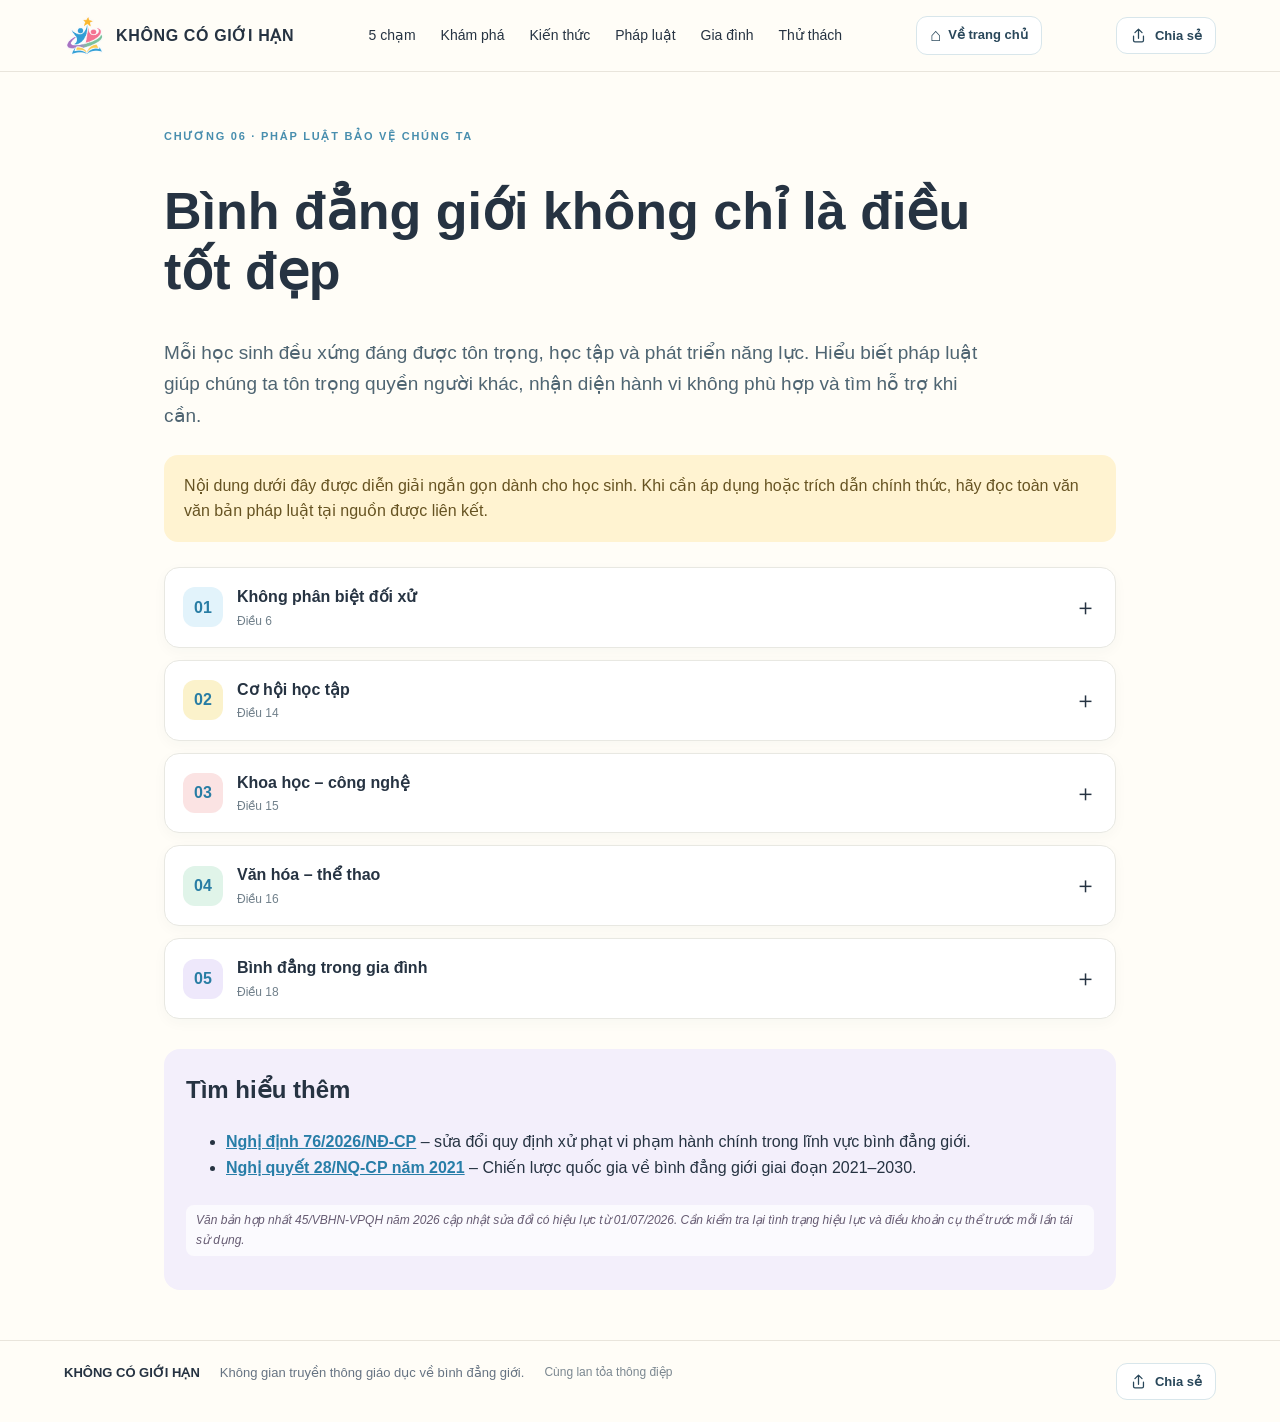
<file: phap-luat/index.html>
<!doctype html><html lang="vi"><head><meta charset="utf-8"><meta name="viewport" content="width=device-width,initial-scale=1"><title>Thư viện pháp luật | KHÔNG CÓ GIỚI HẠN</title><link rel="stylesheet" href="../assets/css/style.css">
<!-- SEO-SOCIAL:START -->
<meta name="description" content="Mỗi học sinh đều xứng đáng được tôn trọng, học tập và phát triển năng lực. Hiểu biết pháp luật giúp chúng ta tôn trọng quyền người khác, nhận diện hành vi không phù hợp và tìm hỗ trợ khi cần.">
<link rel="canonical" href="https://khongcogioihan.vn/phap-luat/">
<link rel="icon" href="https://khongcogioihan.vn/assets/images/logo.svg">
<meta property="og:locale" content="vi_VN">
<meta property="og:type" content="website">
<meta property="og:site_name" content="KHÔNG CÓ GIỚI HẠN">
<meta property="og:title" content="Thư viện pháp luật | KHÔNG CÓ GIỚI HẠN">
<meta property="og:description" content="Mỗi học sinh đều xứng đáng được tôn trọng, học tập và phát triển năng lực. Hiểu biết pháp luật giúp chúng ta tôn trọng quyền người khác, nhận diện hành vi không phù hợp và tìm hỗ trợ khi cần.">
<meta property="og:url" content="https://khongcogioihan.vn/phap-luat/">
<meta property="og:image" content="https://khongcogioihan.vn/assets/images/og-khong-co-gioi-han.jpg">
<meta property="og:image:alt" content="Học sinh cùng khám phá, sáng tạo và phát triển bình đẳng trong học tập, thể thao và công nghệ">
<meta name="twitter:card" content="summary_large_image">
<meta name="twitter:title" content="Thư viện pháp luật | KHÔNG CÓ GIỚI HẠN">
<meta name="twitter:description" content="Mỗi học sinh đều xứng đáng được tôn trọng, học tập và phát triển năng lực. Hiểu biết pháp luật giúp chúng ta tôn trọng quyền người khác, nhận diện hành vi không phù hợp và tìm hỗ trợ khi cần.">
<meta name="twitter:image" content="https://khongcogioihan.vn/assets/images/og-khong-co-gioi-han.jpg">
<!-- SEO-SOCIAL:END -->
<!-- Google tag (gtag.js) - Google Analytics 4 -->
<script async src="https://www.googletagmanager.com/gtag/js?id=G-R46VG1BT3G"></script>
<script>
  window.dataLayer = window.dataLayer || [];
  function gtag(){dataLayer.push(arguments);}
  gtag('js', new Date());
  gtag('config', 'G-R46VG1BT3G');
</script>
</head><body><header class="site-header"><a class="brand" href="../"><img class="brand-logo" src="../assets/images/logo.svg" alt=""><span>KHÔNG CÓ GIỚI HẠN</span></a><button class="menu-toggle" type="button" aria-label="Mở menu" aria-expanded="false">☰</button><nav class="main-nav"><a href="../">Trang chủ</a><a href="../kien-thuc/">Kiến thức</a><a href="../gia-dinh/">Gia đình</a><a href="../thu-thach/">Thử thách</a></nav><a class="home-button" href="../" aria-label="Về trang chủ"><span aria-hidden="true">⌂</span> Về trang chủ</a></header><main class="subpage law-page"><span class="eyebrow">CHƯƠNG 06 · PHÁP LUẬT BẢO VỆ CHÚNG TA</span><h1>Bình đẳng giới không chỉ là điều tốt đẹp</h1><p class="article-lead">Mỗi học sinh đều xứng đáng được tôn trọng, học tập và phát triển năng lực. Hiểu biết pháp luật giúp chúng ta tôn trọng quyền người khác, nhận diện hành vi không phù hợp và tìm hỗ trợ khi cần.</p><p class="notice">Nội dung dưới đây được diễn giải ngắn gọn dành cho học sinh. Khi cần áp dụng hoặc trích dẫn chính thức, hãy đọc toàn văn văn bản pháp luật tại nguồn được liên kết.</p><div class="law-cards">
<details class="law-card"><summary><span class="law-number">01</span><span><b>Không phân biệt đối xử</b><small>Điều 6 · Nguyên tắc cơ bản về bình đẳng giới</small></span><span class="law-plus">＋</span></summary><div><p>Nam và nữ không bị phân biệt đối xử về giới. Bình đẳng giới cần được thực hiện trong các lĩnh vực của đời sống xã hội và gia đình, gắn với việc tạo cơ hội, điều kiện phù hợp để mỗi người phát huy năng lực.</p><a href="https://vanban.chinhphu.vn/?docid=217230&pageid=27160" target="_blank" rel="noopener">Văn bản hợp nhất 45/VBHN-VPQH (2026) ↗</a></div></details>
<details class="law-card"><summary><span class="law-number">02</span><span><b>Cơ hội học tập</b><small>Điều 14 · Giáo dục và đào tạo</small></span><span class="law-plus">＋</span></summary><div><p>Nam và nữ bình đẳng trong lựa chọn ngành, nghề học tập, đào tạo; tiếp cận và thụ hưởng chính sách giáo dục, đào tạo theo quy định.</p><a href="https://datafiles.chinhphu.vn/cpp/files/vbpq/2026/3/45-vbhn-vpqh.pdf" target="_blank" rel="noopener">Đối chiếu Điều 14 trong văn bản gốc ↗</a></div></details>
<details class="law-card"><summary><span class="law-number">03</span><span><b>Khoa học – công nghệ</b><small>Điều 15 · Khoa học và công nghệ</small></span><span class="law-plus">＋</span></summary><div><p>Nam và nữ bình đẳng trong tiếp cận, ứng dụng khoa học và công nghệ; tham gia đào tạo, nghiên cứu và các hoạt động liên quan theo quy định.</p><a href="https://datafiles.chinhphu.vn/cpp/files/vbpq/2026/3/45-vbhn-vpqh.pdf" target="_blank" rel="noopener">Đối chiếu Điều 15 trong văn bản gốc ↗</a></div></details>
<details class="law-card"><summary><span class="law-number">04</span><span><b>Văn hóa – thể thao</b><small>Điều 16 · Văn hóa, thông tin, thể thao</small></span><span class="law-plus">＋</span></summary><div><p>Nam và nữ bình đẳng trong tham gia hoạt động văn hóa, thông tin, thể thao và thụ hưởng các giá trị văn hóa, tiếp cận thông tin.</p><a href="https://datafiles.chinhphu.vn/cpp/files/vbpq/2026/3/45-vbhn-vpqh.pdf" target="_blank" rel="noopener">Đối chiếu Điều 16 trong văn bản gốc ↗</a></div></details>
<details class="law-card"><summary><span class="law-number">05</span><span><b>Bình đẳng trong gia đình</b><small>Điều 18 · Gia đình</small></span><span class="law-plus">＋</span></summary><div><p>Con trai, con gái được tạo điều kiện như nhau trong chăm sóc, giáo dục, học tập, vui chơi và phát triển. Các thành viên chia sẻ công việc gia đình; vợ chồng bình đẳng về quyền và trách nhiệm theo quy định.</p><a href="https://datafiles.chinhphu.vn/cpp/files/vbpq/2026/3/45-vbhn-vpqh.pdf" target="_blank" rel="noopener">Đối chiếu Điều 18 trong văn bản gốc ↗</a></div></details></div><section class="law-more"><h2>Tìm hiểu thêm</h2><ul><li><a href="https://vanban.chinhphu.vn/?docid=217214&pageid=27160" target="_blank" rel="noopener">Nghị định 76/2026/NĐ-CP</a> – sửa đổi quy định xử phạt vi phạm hành chính trong lĩnh vực bình đẳng giới.</li><li><a href="https://vanban.chinhphu.vn/?docid=202742&pageid=27160" target="_blank" rel="noopener">Nghị quyết 28/NQ-CP năm 2021</a> – Chiến lược quốc gia về bình đẳng giới giai đoạn 2021–2030.</li></ul><p class="illustrative-note">Văn bản hợp nhất 45/VBHN-VPQH năm 2026 cập nhật sửa đổi có hiệu lực từ 01/07/2026. Cần kiểm tra lại tình trạng hiệu lực và điều khoản cụ thể trước mỗi lần tái sử dụng.</p></section></main><footer><strong>KHÔNG CÓ GIỚI HẠN</strong><span>Phá bỏ khuôn mẫu, tự tin tỏa sáng.</span></footer><script src="../assets/js/site.js?v=20261118-3"></script><script src="../assets/js/main.js?v=20261118-2"></script><script src="../assets/js/page-content.js?v=20261118-2"></script><script src="../assets/js/share.js"></script><script src="../assets/js/legal.js"></script></body></html>
</file>
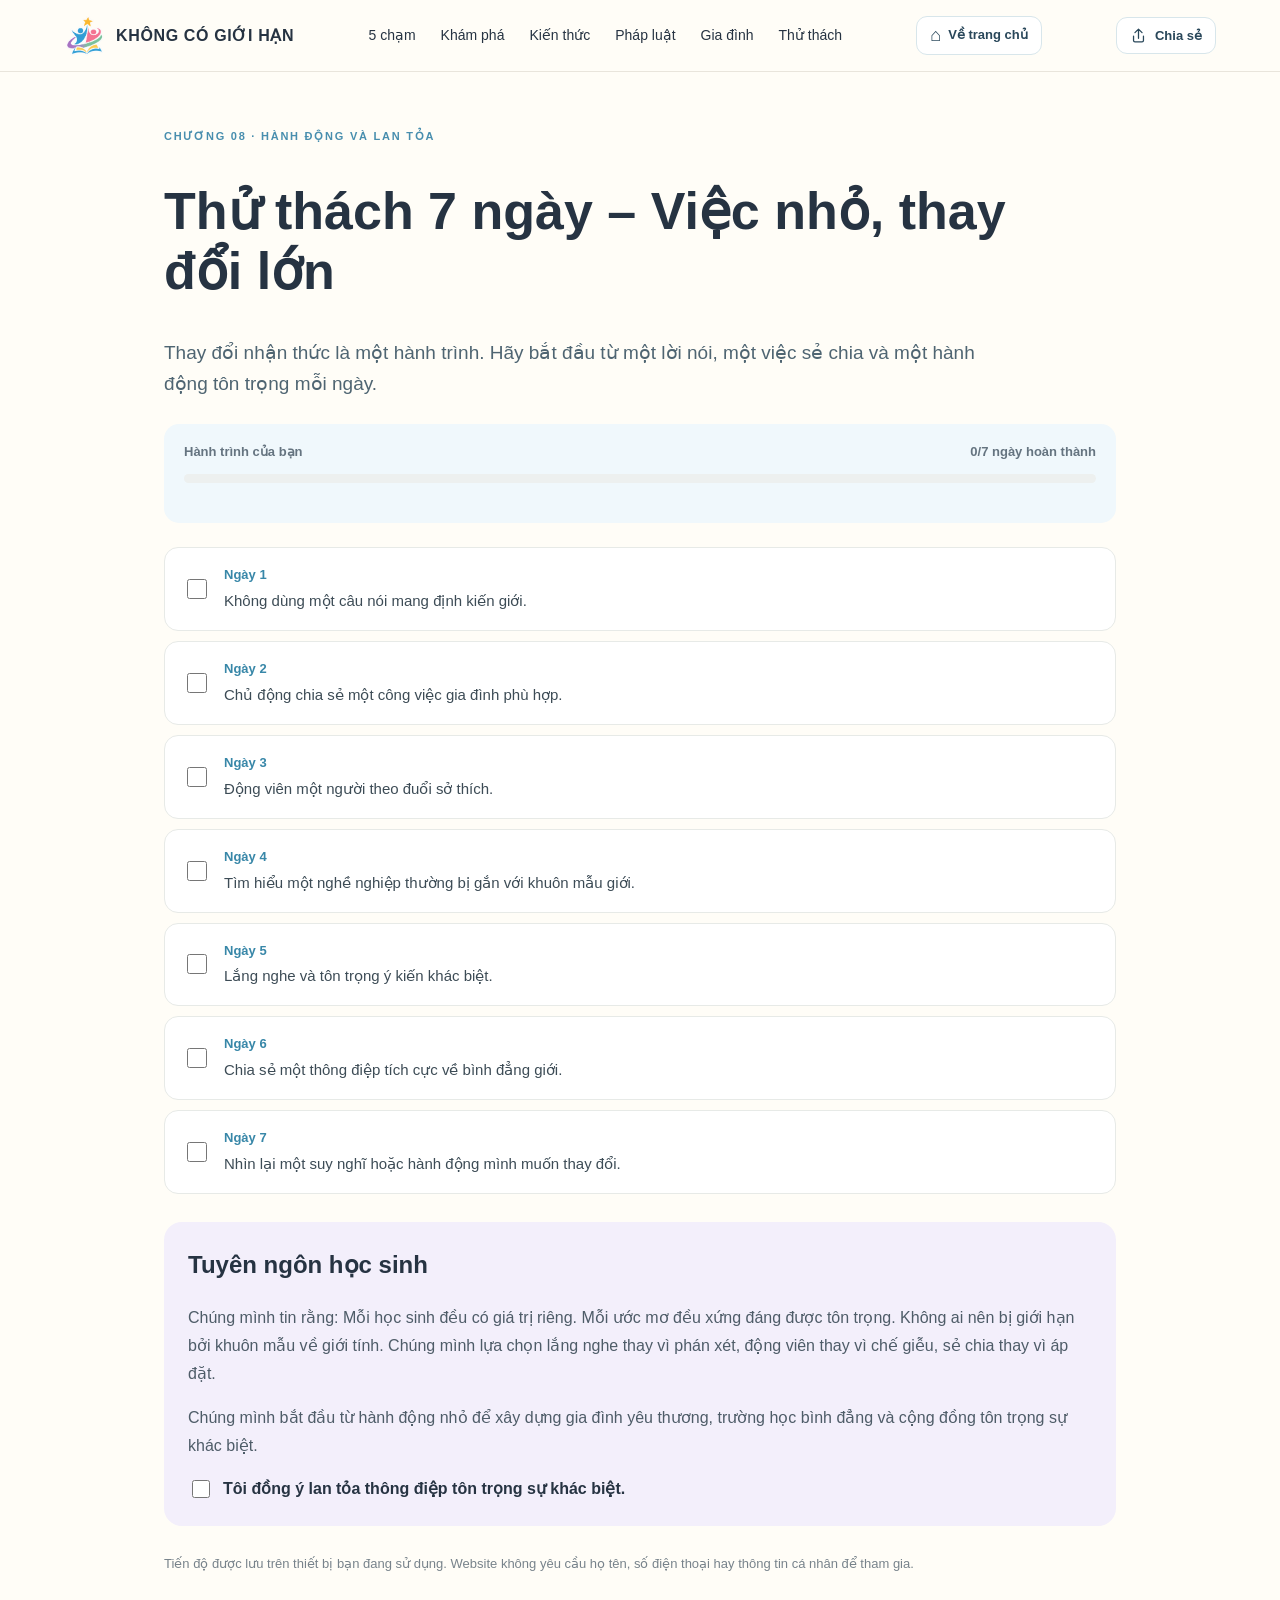
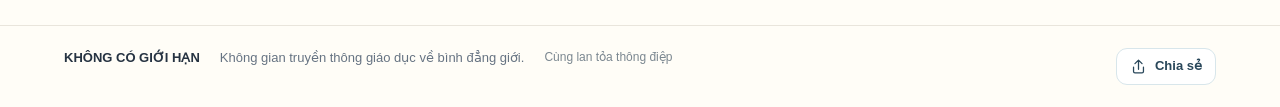
<file: thu-thach-7-ngay/index.html>
<!doctype html><html lang="vi"><head><meta charset="utf-8"><meta name="viewport" content="width=device-width,initial-scale=1"><title>Thử thách 7 ngày | KHÔNG CÓ GIỚI HẠN</title><link rel="stylesheet" href="../assets/css/style.css">
<!-- SEO-SOCIAL:START -->
<meta name="description" content="Thay đổi nhận thức là một hành trình. Hãy bắt đầu từ một lời nói, một việc sẻ chia và một hành động tôn trọng mỗi ngày.">
<link rel="canonical" href="https://khongcogioihan.vn/thu-thach-7-ngay/">
<link rel="icon" href="https://khongcogioihan.vn/assets/images/logo.svg">
<meta property="og:locale" content="vi_VN">
<meta property="og:type" content="website">
<meta property="og:site_name" content="KHÔNG CÓ GIỚI HẠN">
<meta property="og:title" content="Thử thách 7 ngày | KHÔNG CÓ GIỚI HẠN">
<meta property="og:description" content="Thay đổi nhận thức là một hành trình. Hãy bắt đầu từ một lời nói, một việc sẻ chia và một hành động tôn trọng mỗi ngày.">
<meta property="og:url" content="https://khongcogioihan.vn/thu-thach-7-ngay/">
<meta property="og:image" content="https://khongcogioihan.vn/assets/images/og-khong-co-gioi-han.jpg">
<meta property="og:image:alt" content="Học sinh cùng khám phá, sáng tạo và phát triển bình đẳng trong học tập, thể thao và công nghệ">
<meta name="twitter:card" content="summary_large_image">
<meta name="twitter:title" content="Thử thách 7 ngày | KHÔNG CÓ GIỚI HẠN">
<meta name="twitter:description" content="Thay đổi nhận thức là một hành trình. Hãy bắt đầu từ một lời nói, một việc sẻ chia và một hành động tôn trọng mỗi ngày.">
<meta name="twitter:image" content="https://khongcogioihan.vn/assets/images/og-khong-co-gioi-han.jpg">
<!-- SEO-SOCIAL:END -->
<!-- Google tag (gtag.js) - Google Analytics 4 -->
<script async src="https://www.googletagmanager.com/gtag/js?id=G-R46VG1BT3G"></script>
<script>
  window.dataLayer = window.dataLayer || [];
  function gtag(){dataLayer.push(arguments);}
  gtag('js', new Date());
  gtag('config', 'G-R46VG1BT3G');
</script>
</head><body><header class="site-header"><a class="brand" href="../"><img class="brand-logo" src="../assets/images/logo.svg" alt=""><span>KHÔNG CÓ GIỚI HẠN</span></a><button class="menu-toggle" type="button" aria-label="Mở menu" aria-expanded="false">☰</button><nav class="main-nav"><a href="../">Trang chủ</a><a href="../kien-thuc/">Kiến thức</a><a href="../gia-dinh/">Gia đình</a><a href="../thu-thach/">Trắc nghiệm</a></nav><a class="home-button" href="../" aria-label="Về trang chủ"><span aria-hidden="true">⌂</span> Về trang chủ</a></header><main class="subpage challenge-page"><span class="eyebrow">CHƯƠNG 08 · HÀNH ĐỘNG VÀ LAN TỎA</span><h1>Thử thách 7 ngày – Việc nhỏ, thay đổi lớn</h1><p class="article-lead">Thay đổi nhận thức là một hành trình. Hãy bắt đầu từ một lời nói, một việc sẻ chia và một hành động tôn trọng mỗi ngày.</p><div class="challenge-progress"><div class="challenge-progress-head"><b>Hành trình của bạn</b><span id="challenge-count">0/7 ngày hoàn thành</span></div><div class="quiz-progress"><span id="challenge-fill"></span></div></div><div id="challenge-days" class="challenge-days"></div><section class="pledge"><h2>Tuyên ngôn học sinh</h2><p>Chúng mình tin rằng: Mỗi học sinh đều có giá trị riêng. Mỗi ước mơ đều xứng đáng được tôn trọng. Không ai nên bị giới hạn bởi khuôn mẫu về giới tính. Chúng mình lựa chọn lắng nghe thay vì phán xét, động viên thay vì chế giễu, sẻ chia thay vì áp đặt.</p><p>Chúng mình bắt đầu từ hành động nhỏ để xây dựng gia đình yêu thương, trường học bình đẳng và cộng đồng tôn trọng sự khác biệt.</p><label class="pledge-check"><input type="checkbox" id="pledge-agree"> Tôi đồng ý lan tỏa thông điệp tôn trọng sự khác biệt.</label></section><p class="quiz-note">Tiến độ được lưu trên thiết bị bạn đang sử dụng. Website không yêu cầu họ tên, số điện thoại hay thông tin cá nhân để tham gia.</p></main><footer><strong>KHÔNG CÓ GIỚI HẠN</strong><span>Phá bỏ khuôn mẫu, tự tin tỏa sáng.</span></footer><script src="../assets/js/site.js?v=20261118-3"></script><script src="../assets/js/main.js?v=20261118-2"></script><script src="../assets/js/page-content.js?v=20261118-2"></script><script src="../assets/js/share.js"></script><script src="../assets/js/challenge.js?v=20261118-3"></script></body></html>
</file>
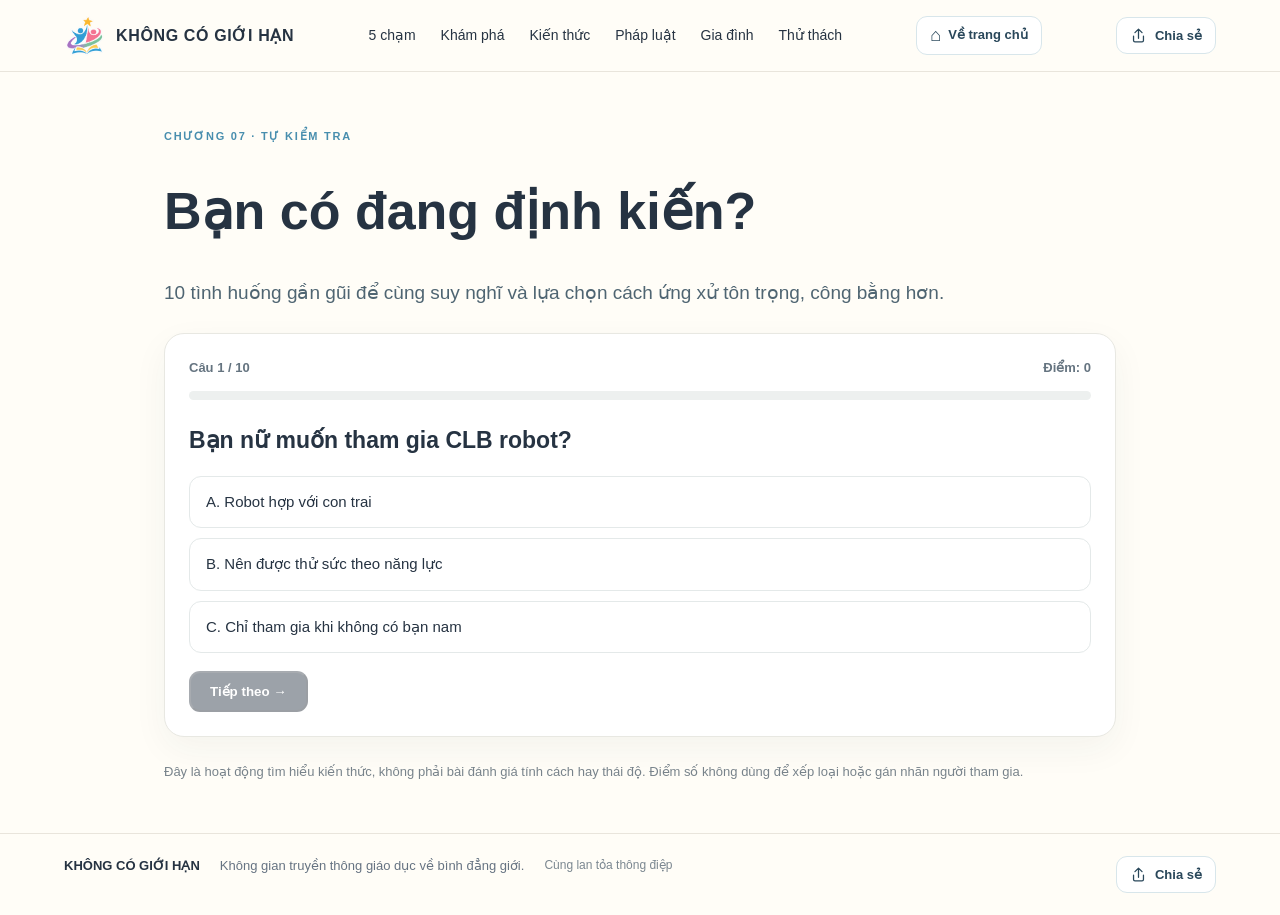
<file: thu-thach/index.html>
<!doctype html><html lang="vi"><head><meta charset="utf-8"><meta name="viewport" content="width=device-width,initial-scale=1"><title>Bạn có đang định kiến? | KHÔNG CÓ GIỚI HẠN</title><link rel="stylesheet" href="../assets/css/style.css">
<!-- SEO-SOCIAL:START -->
<meta name="description" content="10 tình huống gần gũi để cùng suy nghĩ và lựa chọn cách ứng xử tôn trọng, công bằng hơn.">
<link rel="canonical" href="https://khongcogioihan.vn/thu-thach/">
<link rel="icon" href="https://khongcogioihan.vn/assets/images/logo.svg">
<meta property="og:locale" content="vi_VN">
<meta property="og:type" content="website">
<meta property="og:site_name" content="KHÔNG CÓ GIỚI HẠN">
<meta property="og:title" content="Bạn có đang định kiến? | KHÔNG CÓ GIỚI HẠN">
<meta property="og:description" content="10 tình huống gần gũi để cùng suy nghĩ và lựa chọn cách ứng xử tôn trọng, công bằng hơn.">
<meta property="og:url" content="https://khongcogioihan.vn/thu-thach/">
<meta property="og:image" content="https://khongcogioihan.vn/assets/images/og-khong-co-gioi-han.jpg">
<meta property="og:image:alt" content="Học sinh cùng khám phá, sáng tạo và phát triển bình đẳng trong học tập, thể thao và công nghệ">
<meta name="twitter:card" content="summary_large_image">
<meta name="twitter:title" content="Bạn có đang định kiến? | KHÔNG CÓ GIỚI HẠN">
<meta name="twitter:description" content="10 tình huống gần gũi để cùng suy nghĩ và lựa chọn cách ứng xử tôn trọng, công bằng hơn.">
<meta name="twitter:image" content="https://khongcogioihan.vn/assets/images/og-khong-co-gioi-han.jpg">
<!-- SEO-SOCIAL:END -->
<!-- Google tag (gtag.js) - Google Analytics 4 -->
<script async src="https://www.googletagmanager.com/gtag/js?id=G-R46VG1BT3G"></script>
<script>
  window.dataLayer = window.dataLayer || [];
  function gtag(){dataLayer.push(arguments);}
  gtag('js', new Date());
  gtag('config', 'G-R46VG1BT3G');
</script>
</head><body><header class="site-header"><a class="brand" href="../"><img class="brand-logo" src="../assets/images/logo.svg" alt=""><span>KHÔNG CÓ GIỚI HẠN</span></a><button class="menu-toggle" type="button" aria-label="Mở menu" aria-expanded="false">☰</button><nav class="main-nav"><a href="../">Trang chủ</a><a href="../kien-thuc/">Kiến thức</a><a href="../phap-luat/">Pháp luật</a><a href="../thu-thach-7-ngay/">Thử thách 7 ngày</a></nav><a class="home-button" href="../" aria-label="Về trang chủ"><span aria-hidden="true">⌂</span> Về trang chủ</a></header><main class="subpage quiz-page"><span class="eyebrow">CHƯƠNG 07 · TỰ KIỂM TRA</span><h1>Bạn có đang định kiến?</h1><p class="article-lead">10 tình huống gần gũi để cùng suy nghĩ và lựa chọn cách ứng xử tôn trọng, công bằng hơn.</p><div class="quiz-panel" id="quiz-app" aria-live="polite"><div class="quiz-top"><span id="quiz-count">Câu 1 / 10</span><span id="quiz-score">Điểm: 0</span></div><div class="quiz-progress"><span id="quiz-progress-fill"></span></div><h2 id="quiz-question"></h2><div id="quiz-options" class="quiz-options"></div><div id="quiz-feedback" class="quiz-feedback" hidden></div><button id="quiz-next" class="button" type="button" disabled>Tiếp theo →</button></div><p class="quiz-note">Đây là hoạt động tìm hiểu kiến thức, không phải bài đánh giá tính cách hay thái độ. Điểm số không dùng để xếp loại hoặc gán nhãn người tham gia.</p></main><footer><strong>KHÔNG CÓ GIỚI HẠN</strong><span>Phá bỏ khuôn mẫu, tự tin tỏa sáng.</span></footer><script src="../assets/js/site.js?v=20261118-3"></script><script src="../assets/js/main.js?v=20261118-2"></script><script src="../assets/js/page-content.js?v=20261118-2"></script><script src="../assets/js/share.js"></script><script src="../assets/js/quiz.js?v=20261118-3"></script></body></html>
</file>
<file: assets/css/style.css>
:root{--sky:#65B9E8;--yellow:#F6D66B;--pink:#F69B9B;--mint:#91D5B0;--lavender:#B9A5E8;--cream:#FFFDF7;--ink:#263342;--muted:#667382;--line:#e9e5dc}
*{box-sizing:border-box}html{scroll-behavior:smooth;scroll-padding-top:88px}body{margin:0;background:var(--cream);color:var(--ink);font-family:Roboto,Arial,sans-serif;line-height:1.6}
.site-header{height:72px;padding:0 max(5vw,24px);display:flex;align-items:center;justify-content:space-between;background:#fffdf7ed;backdrop-filter:blur(12px);position:sticky;top:0;z-index:30;border-bottom:1px solid var(--line)}
.brand{display:flex;align-items:center;gap:10px;text-decoration:none;color:var(--ink);font-weight:700;letter-spacing:.04em}.brand-mark{display:grid;place-items:center;width:36px;height:36px;border-radius:12px;background:var(--yellow);font-size:23px}
.main-nav{display:flex;gap:25px}.main-nav a{color:var(--ink);text-decoration:none;font-size:14px;font-weight:500}.main-nav a:hover,.text-link:hover{color:#2584b7}.menu-toggle{display:none;border:0;background:none;font-size:25px}
.hero{width:100%;padding:0 0 30px}.hero-slider{width:100%;height:auto;aspect-ratio:16/7;position:relative;overflow:hidden;background:linear-gradient(115deg,#a9d9ef,#f6e5a8 54%,#f4c9c9)}
.hero-slide{position:absolute;inset:0;opacity:0;transition:opacity .8s ease;display:flex;align-items:flex-end;justify-content:flex-start;padding:30px 5vw;background-size:cover;background-position:center}
.hero-slide.is-active{opacity:1}.slide-one{background:radial-gradient(ellipse at 78% 24%,#fff9 0 8%,transparent 8.5%),linear-gradient(120deg,#a6d8ef 0%,#d7eef5 38%,#f6e7b7 75%,#f2c8c8 100%)}
.slide-two{background:radial-gradient(ellipse at 22% 25%,#fff9 0 9%,transparent 9.5%),linear-gradient(120deg,#f1caca,#f8e6bc 48%,#b6dfd0)}
.photo-note{position:relative;z-index:2;background:#fffdf7d9;color:#52616c;border-radius:30px;padding:8px 14px;font-size:11px;letter-spacing:.12em;font-weight:700}
.hero-shade{position:absolute;inset:auto 0 0;height:22%;background:linear-gradient(transparent,#26334222);pointer-events:none}
.slider-controls{position:absolute;z-index:3;left:50%;right:auto;bottom:0;top:auto;transform:translateX(-50%);display:flex;align-items:center;gap:13px}.slider-arrow{width:36px;height:36px;border:1px solid #ffffffaa;background:#ffffffaa;border-radius:50%;font-size:24px;line-height:1;cursor:pointer;color:var(--ink)}.slider-dots{display:flex;gap:7px}.slider-dots button{width:8px;height:8px;border:0;border-radius:20px;padding:0;background:#ffffff9c;cursor:pointer}.slider-dots button.active{width:24px;background:white}
.hero-intro{max-width:1000px;text-align:center;margin:0 auto;padding:28px 24px 8px}.eyebrow{font-size:11px;font-weight:700;letter-spacing:.16em;color:#488eae}.hero-intro h1{font-size:clamp(30px,4vw,48px);line-height:1.12;letter-spacing:.01em;margin:8px 0 2px}.hero-slogan{font-size:clamp(20px,2.4vw,27px);font-weight:700;color:#258dbd;margin:0 0 8px}.hero-description{color:var(--muted);font-size:16px;max-width:760px;margin:0 auto}.button{display:inline-flex;gap:20px;align-items:center;padding:11px 19px;border-radius:11px;text-decoration:none;font-weight:700;margin-top:12px;background:var(--ink);color:white;transition:transform .2s,background .2s}.button:hover{transform:translateY(-2px);background:#36516a}
.section{padding:46px 24px;max-width:1200px;margin:auto}.section.compact{padding-top:36px;padding-bottom:38px}.section-heading{text-align:center;margin-bottom:24px}.section-heading h2{font-size:clamp(26px,3vw,36px);margin:5px 0}.section-heading p{color:var(--muted);margin:0 auto;max-width:690px;font-size:15px}
.steps{display:grid;grid-template-columns:repeat(5,1fr);gap:12px}.step-card{min-height:180px;padding:15px 16px;border-radius:17px;text-decoration:none;color:var(--ink);display:flex;flex-direction:column;align-items:flex-start;border:1px solid #00000008;transition:transform .22s,box-shadow .22s}.step-card:hover,.step-card:focus-visible{transform:translateY(-5px);box-shadow:0 12px 26px #27394a16;outline:2px solid #478eb4;outline-offset:2px}.step-no{font-size:11px;font-weight:700;opacity:.6}.step-icon{font-size:25px;line-height:1.2;margin:6px 0}.step-card strong{font-size:13px;letter-spacing:.06em}.step-card small{font-size:12px;color:#596675;margin-top:3px}.step-link{font-size:12px;font-weight:700;margin-top:auto;padding-top:10px}.step-link b{margin-left:6px}.step-blue{background:#e1f2fb}.step-yellow{background:#fbf2cb}.step-pink{background:#fbe3e3}.step-mint{background:#e0f4e9}.step-lavender{background:#eee8fb}
.infographic-section{max-width:1120px}.compare-grid{display:grid;grid-template-columns:repeat(2,1fr);gap:13px}.compare-card{display:grid;grid-template-columns:42px 1fr;gap:12px;background:white;border:1px solid #eee9df;border-radius:15px;padding:17px}.compare-mark{width:34px;height:34px;border-radius:11px;background:#e3f2fa;color:#327fa5;display:grid;place-items:center;font-weight:700;font-size:12px}.compare-card h3{font-size:15px;margin:0;line-height:1.4}.compare-arrow{margin:4px 0;color:#8b9aa4;font-size:15px}.right-view{margin:0;background:#eaf6ef;border-radius:9px;padding:9px 11px;color:#315f49;font-size:14px;font-weight:500}
.concept-heading{text-align:center;margin:27px 0 13px}.concept-heading h3{margin:0;font-size:20px}.concept-heading p{margin:3px 0;color:var(--muted);font-size:13px}.concept-grid{display:grid;grid-template-columns:repeat(4,1fr);gap:12px}.concept-card{border-radius:14px;padding:15px 16px;min-height:68px}.concept-card summary{cursor:pointer;list-style:none;font-weight:700;display:flex;justify-content:space-between;gap:10px}.concept-card summary::-webkit-details-marker{display:none}.concept-card summary span{font-size:20px;line-height:1}.concept-card[open] .concept-plus{transform:rotate(45deg)}.concept-card p{font-size:13px;color:#4e5d68;margin:12px 0 0}.concept-blue{background:#e1f2fb}.concept-yellow{background:#fbf2cb}.concept-pink{background:#fbe3e3}.concept-mint{background:#e0f4e9}.text-link{display:inline-flex;gap:9px;color:#287ea8;text-decoration:none;font-weight:700;font-size:14px;margin-top:17px}
.door-grid{display:grid;grid-template-columns:repeat(2,1fr);gap:13px}.door{min-height:145px;padding:17px 20px;border-radius:17px;text-decoration:none;color:var(--ink);display:grid;grid-template-columns:36px 1fr auto;grid-template-rows:auto auto;column-gap:12px;align-items:start;transition:transform .2s,box-shadow .2s}.door:hover{transform:translateY(-3px);box-shadow:0 10px 22px #27394a14}.door-number{grid-row:1/3;display:grid;place-items:center;width:34px;height:34px;border-radius:50%;background:#ffffff9c;font-size:14px;font-weight:700}.door h3{font-size:18px;line-height:1.25;margin:3px 0 4px}.door p{font-size:13px;color:#596675;margin:0}.door-arrow{grid-column:2/4;font-size:12px;font-weight:700;margin-top:9px}.blue{background:#e1f2fb}.yellow{background:#fbf2cb}.pink{background:#fbe3e3}.mint{background:#e0f4e9}.lavender{background:#eee8fb}
.feature{padding:38px 24px;display:flex;justify-content:center;scroll-margin-top:88px}.feature-inner{max-width:1060px;width:100%;display:grid;grid-template-columns:72px 1fr;gap:20px;align-items:start}.feature-icon{width:58px;height:58px;border-radius:18px;background:#ffffffa8;display:grid;place-items:center;font-size:29px;color:#3d748f}.feature h2{font-size:clamp(25px,3vw,35px);margin:3px 0 8px;line-height:1.22}.feature p{color:#53616c;font-size:15px;max-width:850px;margin:0 0 8px}.feature-blue{background:#eef8fc}.feature-pink{background:#fff0ef}.feature-mint{background:#edf8f1}.feature-lavender{background:#f3effb}.feature-yellow{background:#fff8df}
.situation-grid{display:grid;grid-template-columns:repeat(2,1fr);gap:10px;margin-top:16px}.situation{background:#ffffffc9;border:1px solid #f1d8d7;border-radius:12px;padding:12px 15px}.situation summary{font-weight:700;cursor:pointer;font-size:14px}.situation p{font-size:13px;margin:9px 0 0}.illustrative-note{display:inline-block;margin-top:9px;padding:6px 10px;border-radius:8px;background:#ffffffb5;color:#665b72;font-size:12px;font-style:italic}
.closing{text-align:center;padding:58px 24px;background:#263342;color:white}.closing .eyebrow{color:#a9dff6}.closing h2{font-size:clamp(27px,3.5vw,40px);max-width:760px;margin:10px auto}.closing p{color:#d8e0e7;margin:0}footer{padding:22px 5vw;display:flex;justify-content:space-between;gap:20px;color:var(--muted);font-size:13px;border-top:1px solid var(--line)}footer strong{color:var(--ink)}
.subpage{max-width:1000px;margin:50px auto;padding:0 24px;min-height:55vh}.subpage h1{font-size:clamp(32px,5vw,52px);line-height:1.15}.notice{padding:18px 20px;background:#fff3d1;border-radius:14px;color:#665322}
@media(max-width:900px){.steps{grid-template-columns:repeat(3,1fr)}.concept-grid{grid-template-columns:repeat(2,1fr)}}
@media(max-width:650px){.site-header{height:64px}.menu-toggle{display:block}.main-nav{display:none;position:absolute;top:63px;left:0;right:0;padding:17px 22px;background:var(--cream);border-bottom:1px solid var(--line);flex-direction:column;gap:15px}.main-nav.open{display:flex}.hero-intro{padding:22px 20px 6px}.hero-description{font-size:14px}.section,.section.compact{padding:34px 18px}.section-heading{margin-bottom:18px}.steps{grid-template-columns:repeat(2,1fr);gap:9px}.step-card{min-height:158px;padding:12px}.compare-grid,.situation-grid{grid-template-columns:1fr}.concept-grid{grid-template-columns:1fr 1fr}.door-grid{grid-template-columns:1fr}.door{min-height:128px;padding:15px 16px}.feature{padding:30px 19px}.feature-inner{grid-template-columns:45px 1fr;gap:12px}.feature-icon{width:42px;height:42px;border-radius:13px;font-size:23px}.closing{padding:46px 20px}footer{flex-direction:column;gap:4px;padding:18px 20px}}
@media(prefers-reduced-motion:reduce){html{scroll-behavior:auto}*,*::before,*::after{transition:none!important;animation:none!important}}


.brand-logo{width:42px;height:42px;object-fit:contain;display:block;flex:0 0 auto}
.hero-slide{padding:0;background:none}
.hero-slide img{display:block;width:100%;height:100%;object-fit:contain;object-position:center}
.activity-gallery{display:grid;grid-template-columns:repeat(2,minmax(0,1fr));gap:14px;margin-top:18px}
.activity-gallery figure{margin:0;background:#ffffffb8;border-radius:15px;overflow:hidden;border:1px solid #0000000d}
.activity-gallery img{display:block;width:100%;aspect-ratio:16/9;object-fit:cover}
.activity-gallery figcaption{padding:10px 13px;font-size:13px;color:#53616c}
@media(max-width:650px){.brand-logo{width:36px;height:36px}.activity-gallery{grid-template-columns:1fr}}

/* Refinement: 5 touch cards */
.step-no{font-size:13px;font-weight:800;opacity:.72}
.step-icon{width:54px;height:54px;border-radius:17px;display:grid;place-items:center;font-size:36px;line-height:1;margin:8px 0 10px;transition:transform .28s ease,filter .28s ease}
.icon-blue{color:#2588bd;background:#c9eafa}
.icon-yellow{color:#b47a09;background:#f9e8a2}
.icon-pink{color:#d45d79;background:#f8d0d9}
.icon-mint{color:#26885d;background:#c9ecd8}
.icon-lavender{color:#795bb9;background:#dfd4f7}
.step-card:hover .step-icon{transform:rotate(-8deg) scale(1.12);filter:saturate(1.2)}
/* Infographic cards: numbered markers without leading zero */
.compare-mark{font-size:14px;font-weight:800;transition:transform .25s,background .25s,color .25s}
.compare-card{position:relative;overflow:hidden;transition:transform .25s ease,box-shadow .25s ease,border-color .25s ease}
.compare-card::after{content:"";position:absolute;inset:0 auto 0 0;width:4px;background:#65b9e8;transform:scaleY(0);transform-origin:bottom;transition:transform .25s ease}
.compare-card:nth-child(2)::after{background:#e6bd42}
.compare-card:nth-child(3)::after{background:#e68aa0}
.compare-card:nth-child(4)::after{background:#69bd91}
.compare-card:hover{transform:translateY(-5px);box-shadow:0 13px 28px #26334216;border-color:#d8e8ee}
.compare-card:hover::after{transform:scaleY(1)}
.compare-card:hover .compare-mark{transform:rotate(-7deg) scale(1.08);background:#263342;color:white}
/* Concept cards: icon, hover and open states */
.concept-card{border:1px solid #00000008;transition:transform .25s ease,box-shadow .25s ease,border-color .25s ease}
.concept-card:hover{transform:translateY(-4px);box-shadow:0 12px 24px #26334214}
.concept-card[open]{box-shadow:0 10px 24px #26334212;border-color:#ffffff}
.concept-card summary{align-items:center}
.concept-title{display:inline-flex;align-items:center;gap:10px}
.concept-icon{width:34px;height:34px;display:grid;place-items:center;border-radius:11px;background:#ffffffb8;font-size:21px;line-height:1}
.concept-plus{font-size:22px;line-height:1;transition:transform .25s ease}
.concept-card[open] .concept-plus{transform:rotate(45deg)}
.concept-action{text-align:center;margin-top:20px}
.concept-action .text-link{margin-top:0;justify-content:center;padding:11px 18px;border:1px solid #c8e3f1;border-radius:999px;background:#f3faff;transition:transform .2s,background .2s}
.concept-action .text-link:hover{transform:translateY(-2px);background:#e5f4fc}
/* Remove the old numbered-door layout; the six feature stories now follow the section introduction */
#kham-pha{padding-bottom:8px}
@media(prefers-reduced-motion:reduce){.step-icon,.compare-card,.compare-card::after,.concept-card,.concept-plus,.concept-action .text-link{transition:none!important}}

/* Fix: chỉ xoay dấu cộng, tuyệt đối không xoay tiêu đề hay biểu tượng */
.concept-card summary .concept-title,
.concept-card summary .concept-icon{transform:none!important;rotate:none!important}
.concept-card summary .concept-plus{display:inline-block;flex:0 0 auto;transform-origin:center;transition:transform .22s ease}
.concept-card[open] summary .concept-title,
.concept-card[open] summary .concept-icon{transform:none!important;rotate:none!important}
.concept-card[open] summary .concept-plus{transform:rotate(45deg)!important}
.concept-card summary{position:relative;z-index:1;min-height:36px;line-height:1.35}
.concept-title{min-width:0;white-space:normal}
.concept-icon{flex:0 0 34px}
.concept-card p{line-height:1.6}

/* Share controls – dùng chung trên tất cả các trang */
.site-header{gap:18px}
.share-wrap{position:relative;display:inline-flex;align-items:center;flex:0 0 auto}
.share-trigger{display:inline-flex;align-items:center;justify-content:center;gap:8px;padding:9px 13px;border:1px solid #d8e6eb;border-radius:11px;background:#fff;color:#29475a;font:inherit;font-size:13px;line-height:1.2;font-weight:700;cursor:pointer;white-space:nowrap;transition:background .2s,border-color .2s,transform .2s}
.share-trigger:hover{background:#edf8fc;border-color:#9bcfe4;transform:translateY(-1px)}
.share-trigger svg{width:17px;height:17px}
.share-menu{position:absolute;right:0;top:calc(100% + 10px);z-index:60;width:224px;padding:7px;background:#fff;border:1px solid #e7e9e8;border-radius:14px;box-shadow:0 14px 34px #26334220}
.share-menu[hidden]{display:none}
.share-menu button{width:100%;display:flex;align-items:center;gap:10px;padding:11px 10px;border:0;border-radius:9px;background:transparent;text-align:left;color:#263342;font:inherit;font-size:13px;line-height:1.35;font-weight:500;cursor:pointer}
.share-menu button:hover{background:#f0f7fa}
.share-brand,.share-copy-icon{width:23px;height:23px;display:grid;place-items:center;border-radius:7px;font-weight:800;font-size:14px}
.share-facebook{background:#e8efff;color:#2460c5}
.share-zalo{background:#e4f3ff;color:#1687c9;font-size:11px}
.share-copy-icon{background:#f3effb;color:#775bb4}
.share-feedback{margin:3px 8px 5px;color:#27865a;font-size:12px;min-height:0}
footer .share-wrap{margin-left:auto}
.footer-share-label{font-size:12px;color:#7b8790}
@media(max-width:900px){.site-header{gap:10px}.share-trigger{padding:8px 10px}}
@media(max-width:650px){.site-header{padding-left:16px;padding-right:16px}.site-header>.share-wrap{margin-left:auto}.share-trigger span{display:inline}.share-menu{right:0}footer .share-wrap{margin-left:0}footer .footer-share-label{margin-top:8px}}

/* Shared editorial pages and interactions */
.article-page{max-width:860px}.article-page h1,.law-page h1,.quiz-page h1,.challenge-page h1{max-width:850px}
.article-lead{font-size:19px!important;line-height:1.65;color:#4f6572!important;max-width:820px!important;margin:14px 0 24px!important}
.article-page>p{font-size:16px;line-height:1.85;color:#42515d;margin:18px 0}
.article-hero{margin:22px 0 28px;border-radius:18px;overflow:hidden}.article-hero img{width:100%;display:block;aspect-ratio:16/8;object-fit:cover}
.story-card{margin:22px 0;padding:24px;border-radius:17px;background:#f0f8fc;border:1px solid #d9edf6}.story-card:nth-of-type(2){background:#fff8df;border-color:#f1e7b8}.story-card:nth-of-type(3){background:#f3effb;border-color:#e5ddf4}
.story-card h2{margin:6px 0 10px}.story-card p{color:#4c5d68}.story-card blockquote{margin:15px 0;padding:12px 16px;border-left:4px solid #65b9e8;background:#ffffffa8;border-radius:0 10px 10px 0;font-weight:700}
.story-question{padding-top:10px;border-top:1px solid #00000012}.article-end{margin-top:36px;padding:25px;border-radius:18px;background:#eaf6ef}
.law-cards{display:grid;gap:12px;margin:25px 0}.law-card{background:white;border:1px solid #e8e8e2;border-radius:15px;padding:16px 18px;box-shadow:0 4px 14px #26334208}
.law-card summary{display:flex;align-items:center;gap:14px;cursor:pointer;list-style:none}.law-card summary::-webkit-details-marker{display:none}.law-number{width:40px;height:40px;border-radius:12px;display:grid;place-items:center;background:#e2f3fb;color:#287da4;font-weight:800}.law-card:nth-child(2) .law-number{background:#fbf2cb}.law-card:nth-child(3) .law-number{background:#fbe3e3}.law-card:nth-child(4) .law-number{background:#e0f4e9}.law-card:nth-child(5) .law-number{background:#eee8fb}.law-card summary b,.law-card summary small{display:block}.law-card summary small{font-size:12px;color:#71808b;margin-top:2px}.law-plus{margin-left:auto;font-size:23px;transition:transform .2s}.law-card[open] .law-plus{transform:rotate(45deg)}.law-card>div{padding:10px 0 0 54px;color:#52616c}.law-card>div a,.law-more a{color:#287ea8;font-weight:700}.law-more{margin-top:30px;padding:22px;background:#f3effb;border-radius:16px}.law-more h2{margin-top:0}
.quiz-panel{margin:25px 0;padding:24px;border-radius:20px;background:white;border:1px solid #e8e8e2;box-shadow:0 12px 35px #2633420d}.quiz-top,.challenge-progress-head{display:flex;justify-content:space-between;gap:12px;font-size:13px;font-weight:700;color:#657480}.quiz-progress{height:9px;border-radius:20px;background:#edf0ef;overflow:hidden;margin:12px 0 22px}.quiz-progress span{display:block;height:100%;width:0;background:linear-gradient(90deg,#65b9e8,#91d5b0);border-radius:20px;transition:width .25s}.quiz-panel h2{font-size:23px;margin:0 0 17px}.quiz-options{display:grid;gap:10px}.quiz-option{width:100%;text-align:left;padding:14px 16px;border:1px solid #e4e9e9;background:#fff;border-radius:12px;font:inherit;font-size:15px;line-height:1.5;font-weight:500;color:#263342;cursor:pointer}.quiz-option:hover:not(:disabled){background:#f1f9fc;border-color:#9bcfe4}.quiz-option:disabled{cursor:default}.quiz-option.correct{background:#e5f5eb;border-color:#83c9a0}.quiz-option.incorrect{background:#fff0ef;border-color:#e8a3a0}.quiz-feedback{margin-top:16px;padding:15px 17px;border-radius:12px;background:#f1f8f3;color:#3e654e}.quiz-feedback p{margin:4px 0 0}.quiz-panel>.button{margin-top:18px}.quiz-panel>.button:disabled{opacity:.45;cursor:not-allowed}.quiz-note{font-size:13px;color:#78838b}.quiz-result{text-align:center;padding:20px}.quiz-result-score{font-size:32px;font-weight:800;color:#2785ae}
.challenge-progress{padding:18px 20px;background:#f0f8fc;border-radius:15px;margin:24px 0}.challenge-days{display:grid;gap:10px}.challenge-day{display:flex;align-items:center;gap:14px;padding:17px 18px;border-radius:14px;background:white;border:1px solid #e7eae7;cursor:pointer;transition:background .2s,border-color .2s}.challenge-day input{width:20px;height:20px;accent-color:#3c9b70;flex:0 0 auto}.challenge-day b,.challenge-day span span{display:block}.challenge-day b{font-size:13px;color:#3887a8;margin-bottom:3px}.challenge-day span span{font-size:15px;color:#3d4c56}.challenge-day.is-done{background:#edf8f1;border-color:#b9dfc7}.pledge{margin:28px 0;padding:24px;border-radius:18px;background:#f3effb}.pledge h2{margin-top:0}.pledge p{line-height:1.75;color:#4e5c68}.pledge-check{display:flex;align-items:center;gap:10px;font-weight:700;margin-top:15px}.pledge-check input{width:18px;height:18px;accent-color:#795bb9}
@media(max-width:650px){.article-lead{font-size:17px!important}.story-card{padding:18px}.quiz-panel{padding:17px}.quiz-panel h2{font-size:20px}.law-card{padding:13px}.law-card>div{padding-left:0}.challenge-day{padding:14px}}

.gallery-carousel{display:block;position:relative;overflow:hidden;margin-top:18px}.gallery-track{display:flex;transition:transform .35s ease;touch-action:pan-y}.gallery-track figure{flex:0 0 100%;width:100%;cursor:zoom-in}.gallery-track img{aspect-ratio:16/8;object-fit:cover}.gallery-controls{display:flex;align-items:center;justify-content:center;gap:14px;padding:12px}.gallery-arrow{width:32px;height:32px;border:1px solid #dce7e9;border-radius:50%;background:white;font-size:22px;line-height:1;cursor:pointer;color:#35556a}.gallery-dots{display:flex;gap:7px}.gallery-dots button{width:8px;height:8px;padding:0;border:0;border-radius:50%;background:#cbd6da;cursor:pointer}.gallery-dots button.active{width:22px;border-radius:8px;background:#4b9fc5}.gallery-lightbox{position:fixed;inset:0;z-index:100;background:#17232beF;display:flex;flex-direction:column;align-items:center;justify-content:center;padding:30px}.gallery-lightbox img{max-width:min(92vw,1200px);max-height:78vh;object-fit:contain}.gallery-lightbox p{color:white;text-align:center}.lightbox-close{position:absolute;right:22px;top:15px;border:0;background:transparent;color:white;font-size:36px;cursor:pointer}

/* Explicit return-to-home navigation on detail pages */
.home-button{display:inline-flex;align-items:center;justify-content:center;gap:7px;flex:0 0 auto;padding:8px 13px;border:1px solid #d8e6eb;border-radius:11px;background:#fff;color:#29475a;text-decoration:none;font-size:13px;font-weight:700;white-space:nowrap;transition:background .2s,border-color .2s}
.home-button:hover{background:#edf8fc;border-color:#9bcfe4;color:#287da4}
.home-button span{font-size:18px;line-height:1}
@media(max-width:900px){.home-button{margin-left:auto;margin-right:8px}}
@media(max-width:650px){.home-button{padding:7px 9px;font-size:12px;gap:4px}.home-button span{font-size:16px}}

/* Family article flexible image/content blocks */
.family-inline-figure{margin:24px 0 28px;}
.family-inline-figure img{display:block;width:100%;height:auto;max-height:680px;object-fit:contain;border-radius:14px;}
.family-inline-figure figcaption{margin-top:8px;color:#6b7b86;font-size:14px;line-height:1.5;text-align:center;}
.family-editor-quote{margin:22px 0;padding:16px 20px;border-left:4px solid #65b9e8;background:#f2f8fc;border-radius:0 12px 12px 0;font-weight:700;color:#405765;}

.family-paragraph-block>p{font-size:16px;line-height:1.85;color:#42515d;margin:18px 0;}
.family-paragraph-block .family-inline-figure{margin:20px 0 24px;}


/* Public page-view counter in the homepage footer */
footer .public-page-views{font-weight:600;color:var(--ink)}


/* Mobile fix: prevent feature content and CMS images from overflowing */
.feature-inner{min-width:0}
.feature-inner>div{min-width:0}
.feature-inner img,
.feature-inner video{display:block;max-width:100%;height:auto}
@media(max-width:650px){
  .feature-inner{grid-template-columns:45px minmax(0,1fr)}
}


/* Responsive captions for images in feature and editorial content */
.family-inline-figure figcaption,
.activity-gallery figcaption{
  max-width:100%;
  overflow-wrap:anywhere;
  word-break:normal;
}
@media(max-width:650px){
  .family-inline-figure figcaption{font-size:13px;line-height:1.5}
  .activity-gallery figcaption{font-size:12px;line-height:1.5}
}
</file>
